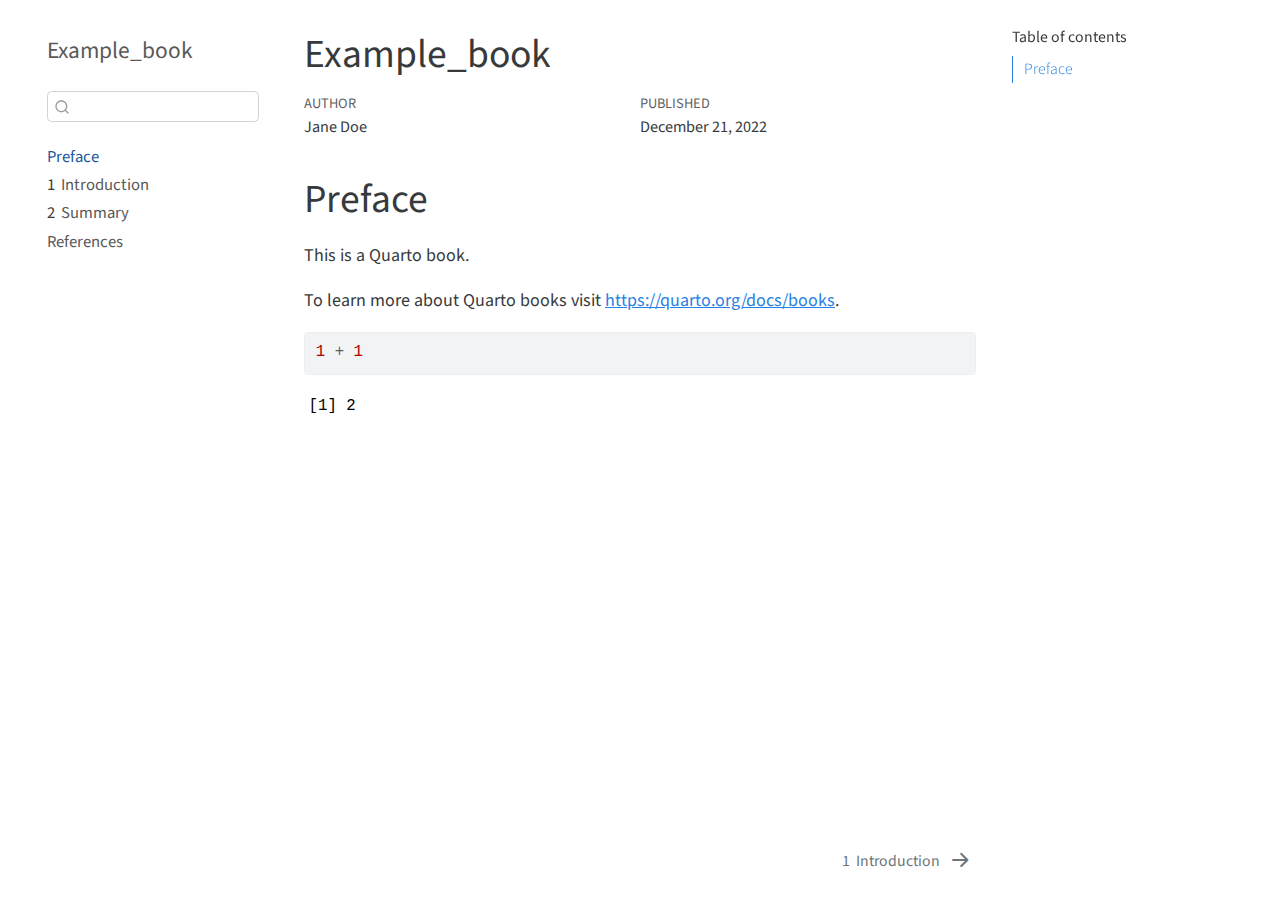
<file: index.html>
<!DOCTYPE html>
<html xmlns="http://www.w3.org/1999/xhtml" lang="en" xml:lang="en"><head>

<meta charset="utf-8">
<meta name="generator" content="quarto-1.2.280">

<meta name="viewport" content="width=device-width, initial-scale=1.0, user-scalable=yes">

<meta name="author" content="Jane Doe">
<meta name="dcterms.date" content="2022-12-21">

<title>Example_book</title>
<style>
code{white-space: pre-wrap;}
span.smallcaps{font-variant: small-caps;}
div.columns{display: flex; gap: min(4vw, 1.5em);}
div.column{flex: auto; overflow-x: auto;}
div.hanging-indent{margin-left: 1.5em; text-indent: -1.5em;}
ul.task-list{list-style: none;}
ul.task-list li input[type="checkbox"] {
  width: 0.8em;
  margin: 0 0.8em 0.2em -1.6em;
  vertical-align: middle;
}
pre > code.sourceCode { white-space: pre; position: relative; }
pre > code.sourceCode > span { display: inline-block; line-height: 1.25; }
pre > code.sourceCode > span:empty { height: 1.2em; }
.sourceCode { overflow: visible; }
code.sourceCode > span { color: inherit; text-decoration: inherit; }
div.sourceCode { margin: 1em 0; }
pre.sourceCode { margin: 0; }
@media screen {
div.sourceCode { overflow: auto; }
}
@media print {
pre > code.sourceCode { white-space: pre-wrap; }
pre > code.sourceCode > span { text-indent: -5em; padding-left: 5em; }
}
pre.numberSource code
  { counter-reset: source-line 0; }
pre.numberSource code > span
  { position: relative; left: -4em; counter-increment: source-line; }
pre.numberSource code > span > a:first-child::before
  { content: counter(source-line);
    position: relative; left: -1em; text-align: right; vertical-align: baseline;
    border: none; display: inline-block;
    -webkit-touch-callout: none; -webkit-user-select: none;
    -khtml-user-select: none; -moz-user-select: none;
    -ms-user-select: none; user-select: none;
    padding: 0 4px; width: 4em;
    color: #aaaaaa;
  }
pre.numberSource { margin-left: 3em; border-left: 1px solid #aaaaaa;  padding-left: 4px; }
div.sourceCode
  {   }
@media screen {
pre > code.sourceCode > span > a:first-child::before { text-decoration: underline; }
}
code span.al { color: #ff0000; font-weight: bold; } /* Alert */
code span.an { color: #60a0b0; font-weight: bold; font-style: italic; } /* Annotation */
code span.at { color: #7d9029; } /* Attribute */
code span.bn { color: #40a070; } /* BaseN */
code span.bu { color: #008000; } /* BuiltIn */
code span.cf { color: #007020; font-weight: bold; } /* ControlFlow */
code span.ch { color: #4070a0; } /* Char */
code span.cn { color: #880000; } /* Constant */
code span.co { color: #60a0b0; font-style: italic; } /* Comment */
code span.cv { color: #60a0b0; font-weight: bold; font-style: italic; } /* CommentVar */
code span.do { color: #ba2121; font-style: italic; } /* Documentation */
code span.dt { color: #902000; } /* DataType */
code span.dv { color: #40a070; } /* DecVal */
code span.er { color: #ff0000; font-weight: bold; } /* Error */
code span.ex { } /* Extension */
code span.fl { color: #40a070; } /* Float */
code span.fu { color: #06287e; } /* Function */
code span.im { color: #008000; font-weight: bold; } /* Import */
code span.in { color: #60a0b0; font-weight: bold; font-style: italic; } /* Information */
code span.kw { color: #007020; font-weight: bold; } /* Keyword */
code span.op { color: #666666; } /* Operator */
code span.ot { color: #007020; } /* Other */
code span.pp { color: #bc7a00; } /* Preprocessor */
code span.sc { color: #4070a0; } /* SpecialChar */
code span.ss { color: #bb6688; } /* SpecialString */
code span.st { color: #4070a0; } /* String */
code span.va { color: #19177c; } /* Variable */
code span.vs { color: #4070a0; } /* VerbatimString */
code span.wa { color: #60a0b0; font-weight: bold; font-style: italic; } /* Warning */
</style>


<script src="site_libs/quarto-nav/quarto-nav.js"></script>
<script src="site_libs/quarto-nav/headroom.min.js"></script>
<script src="site_libs/clipboard/clipboard.min.js"></script>
<script src="site_libs/quarto-search/autocomplete.umd.js"></script>
<script src="site_libs/quarto-search/fuse.min.js"></script>
<script src="site_libs/quarto-search/quarto-search.js"></script>
<meta name="quarto:offset" content="./">
<link href="./intro.html" rel="next">
<script src="site_libs/quarto-html/quarto.js"></script>
<script src="site_libs/quarto-html/popper.min.js"></script>
<script src="site_libs/quarto-html/tippy.umd.min.js"></script>
<script src="site_libs/quarto-html/anchor.min.js"></script>
<link href="site_libs/quarto-html/tippy.css" rel="stylesheet">
<link href="site_libs/quarto-html/quarto-syntax-highlighting.css" rel="stylesheet" id="quarto-text-highlighting-styles">
<script src="site_libs/bootstrap/bootstrap.min.js"></script>
<link href="site_libs/bootstrap/bootstrap-icons.css" rel="stylesheet">
<link href="site_libs/bootstrap/bootstrap.min.css" rel="stylesheet" id="quarto-bootstrap" data-mode="light">
<script id="quarto-search-options" type="application/json">{
  "location": "sidebar",
  "copy-button": false,
  "collapse-after": 3,
  "panel-placement": "start",
  "type": "textbox",
  "limit": 20,
  "language": {
    "search-no-results-text": "No results",
    "search-matching-documents-text": "matching documents",
    "search-copy-link-title": "Copy link to search",
    "search-hide-matches-text": "Hide additional matches",
    "search-more-match-text": "more match in this document",
    "search-more-matches-text": "more matches in this document",
    "search-clear-button-title": "Clear",
    "search-detached-cancel-button-title": "Cancel",
    "search-submit-button-title": "Submit"
  }
}</script>


</head>

<body class="nav-sidebar floating">

<div id="quarto-search-results"></div>
  <header id="quarto-header" class="headroom fixed-top">
  <nav class="quarto-secondary-nav" data-bs-toggle="collapse" data-bs-target="#quarto-sidebar" aria-controls="quarto-sidebar" aria-expanded="false" aria-label="Toggle sidebar navigation" onclick="if (window.quartoToggleHeadroom) { window.quartoToggleHeadroom(); }">
    <div class="container-fluid d-flex justify-content-between">
      <h1 class="quarto-secondary-nav-title">Example_book</h1>
      <button type="button" class="quarto-btn-toggle btn" aria-label="Show secondary navigation">
        <i class="bi bi-chevron-right"></i>
      </button>
    </div>
  </nav>
</header>
<!-- content -->
<div id="quarto-content" class="quarto-container page-columns page-rows-contents page-layout-article">
<!-- sidebar -->
  <nav id="quarto-sidebar" class="sidebar collapse sidebar-navigation floating overflow-auto">
    <div class="pt-lg-2 mt-2 text-left sidebar-header">
    <div class="sidebar-title mb-0 py-0">
      <a href="./">Example_book</a> 
    </div>
      </div>
      <div class="mt-2 flex-shrink-0 align-items-center">
        <div class="sidebar-search">
        <div id="quarto-search" class="" title="Search"></div>
        </div>
      </div>
    <div class="sidebar-menu-container"> 
    <ul class="list-unstyled mt-1">
        <li class="sidebar-item">
  <div class="sidebar-item-container"> 
  <a href="./index.html" class="sidebar-item-text sidebar-link active">Preface</a>
  </div>
</li>
        <li class="sidebar-item">
  <div class="sidebar-item-container"> 
  <a href="./intro.html" class="sidebar-item-text sidebar-link"><span class="chapter-number">1</span>&nbsp; <span class="chapter-title">Introduction</span></a>
  </div>
</li>
        <li class="sidebar-item">
  <div class="sidebar-item-container"> 
  <a href="./summary.html" class="sidebar-item-text sidebar-link"><span class="chapter-number">2</span>&nbsp; <span class="chapter-title">Summary</span></a>
  </div>
</li>
        <li class="sidebar-item">
  <div class="sidebar-item-container"> 
  <a href="./references.html" class="sidebar-item-text sidebar-link">References</a>
  </div>
</li>
    </ul>
    </div>
</nav>
<!-- margin-sidebar -->
    <div id="quarto-margin-sidebar" class="sidebar margin-sidebar">
        <nav id="TOC" role="doc-toc" class="toc-active">
    <h2 id="toc-title">Table of contents</h2>
   
  <ul>
  <li><a href="#preface" id="toc-preface" class="nav-link active" data-scroll-target="#preface">Preface</a></li>
  </ul>
</nav>
    </div>
<!-- main -->
<main class="content" id="quarto-document-content">

<header id="title-block-header" class="quarto-title-block default">
<div class="quarto-title">
<h1 class="title d-none d-lg-block">Example_book</h1>
</div>



<div class="quarto-title-meta">

    <div>
    <div class="quarto-title-meta-heading">Author</div>
    <div class="quarto-title-meta-contents">
             <p>Jane Doe </p>
          </div>
  </div>
    
    <div>
    <div class="quarto-title-meta-heading">Published</div>
    <div class="quarto-title-meta-contents">
      <p class="date">December 21, 2022</p>
    </div>
  </div>
  
    
  </div>
  

</header>

<section id="preface" class="level1 unnumbered">
<h1 class="unnumbered">Preface</h1>
<p>This is a Quarto book.</p>
<p>To learn more about Quarto books visit <a href="https://quarto.org/docs/books" class="uri">https://quarto.org/docs/books</a>.</p>
<div class="cell">
<div class="sourceCode cell-code" id="cb1"><pre class="sourceCode r code-with-copy"><code class="sourceCode r"><span id="cb1-1"><a href="#cb1-1" aria-hidden="true" tabindex="-1"></a><span class="dv">1</span> <span class="sc">+</span> <span class="dv">1</span></span></code><button title="Copy to Clipboard" class="code-copy-button"><i class="bi"></i></button></pre></div>
<div class="cell-output cell-output-stdout">
<pre><code>[1] 2</code></pre>
</div>
</div>


</section>

</main> <!-- /main -->
<script id="quarto-html-after-body" type="application/javascript">
window.document.addEventListener("DOMContentLoaded", function (event) {
  const toggleBodyColorMode = (bsSheetEl) => {
    const mode = bsSheetEl.getAttribute("data-mode");
    const bodyEl = window.document.querySelector("body");
    if (mode === "dark") {
      bodyEl.classList.add("quarto-dark");
      bodyEl.classList.remove("quarto-light");
    } else {
      bodyEl.classList.add("quarto-light");
      bodyEl.classList.remove("quarto-dark");
    }
  }
  const toggleBodyColorPrimary = () => {
    const bsSheetEl = window.document.querySelector("link#quarto-bootstrap");
    if (bsSheetEl) {
      toggleBodyColorMode(bsSheetEl);
    }
  }
  toggleBodyColorPrimary();  
  const icon = "";
  const anchorJS = new window.AnchorJS();
  anchorJS.options = {
    placement: 'right',
    icon: icon
  };
  anchorJS.add('.anchored');
  const clipboard = new window.ClipboardJS('.code-copy-button', {
    target: function(trigger) {
      return trigger.previousElementSibling;
    }
  });
  clipboard.on('success', function(e) {
    // button target
    const button = e.trigger;
    // don't keep focus
    button.blur();
    // flash "checked"
    button.classList.add('code-copy-button-checked');
    var currentTitle = button.getAttribute("title");
    button.setAttribute("title", "Copied!");
    let tooltip;
    if (window.bootstrap) {
      button.setAttribute("data-bs-toggle", "tooltip");
      button.setAttribute("data-bs-placement", "left");
      button.setAttribute("data-bs-title", "Copied!");
      tooltip = new bootstrap.Tooltip(button, 
        { trigger: "manual", 
          customClass: "code-copy-button-tooltip",
          offset: [0, -8]});
      tooltip.show();    
    }
    setTimeout(function() {
      if (tooltip) {
        tooltip.hide();
        button.removeAttribute("data-bs-title");
        button.removeAttribute("data-bs-toggle");
        button.removeAttribute("data-bs-placement");
      }
      button.setAttribute("title", currentTitle);
      button.classList.remove('code-copy-button-checked');
    }, 1000);
    // clear code selection
    e.clearSelection();
  });
  function tippyHover(el, contentFn) {
    const config = {
      allowHTML: true,
      content: contentFn,
      maxWidth: 500,
      delay: 100,
      arrow: false,
      appendTo: function(el) {
          return el.parentElement;
      },
      interactive: true,
      interactiveBorder: 10,
      theme: 'quarto',
      placement: 'bottom-start'
    };
    window.tippy(el, config); 
  }
  const noterefs = window.document.querySelectorAll('a[role="doc-noteref"]');
  for (var i=0; i<noterefs.length; i++) {
    const ref = noterefs[i];
    tippyHover(ref, function() {
      // use id or data attribute instead here
      let href = ref.getAttribute('data-footnote-href') || ref.getAttribute('href');
      try { href = new URL(href).hash; } catch {}
      const id = href.replace(/^#\/?/, "");
      const note = window.document.getElementById(id);
      return note.innerHTML;
    });
  }
  const findCites = (el) => {
    const parentEl = el.parentElement;
    if (parentEl) {
      const cites = parentEl.dataset.cites;
      if (cites) {
        return {
          el,
          cites: cites.split(' ')
        };
      } else {
        return findCites(el.parentElement)
      }
    } else {
      return undefined;
    }
  };
  var bibliorefs = window.document.querySelectorAll('a[role="doc-biblioref"]');
  for (var i=0; i<bibliorefs.length; i++) {
    const ref = bibliorefs[i];
    const citeInfo = findCites(ref);
    if (citeInfo) {
      tippyHover(citeInfo.el, function() {
        var popup = window.document.createElement('div');
        citeInfo.cites.forEach(function(cite) {
          var citeDiv = window.document.createElement('div');
          citeDiv.classList.add('hanging-indent');
          citeDiv.classList.add('csl-entry');
          var biblioDiv = window.document.getElementById('ref-' + cite);
          if (biblioDiv) {
            citeDiv.innerHTML = biblioDiv.innerHTML;
          }
          popup.appendChild(citeDiv);
        });
        return popup.innerHTML;
      });
    }
  }
});
</script>
<nav class="page-navigation">
  <div class="nav-page nav-page-previous">
  </div>
  <div class="nav-page nav-page-next">
      <a href="./intro.html" class="pagination-link">
        <span class="nav-page-text"><span class="chapter-number">1</span>&nbsp; <span class="chapter-title">Introduction</span></span> <i class="bi bi-arrow-right-short"></i>
      </a>
  </div>
</nav>
</div> <!-- /content -->



</body></html>
</file>
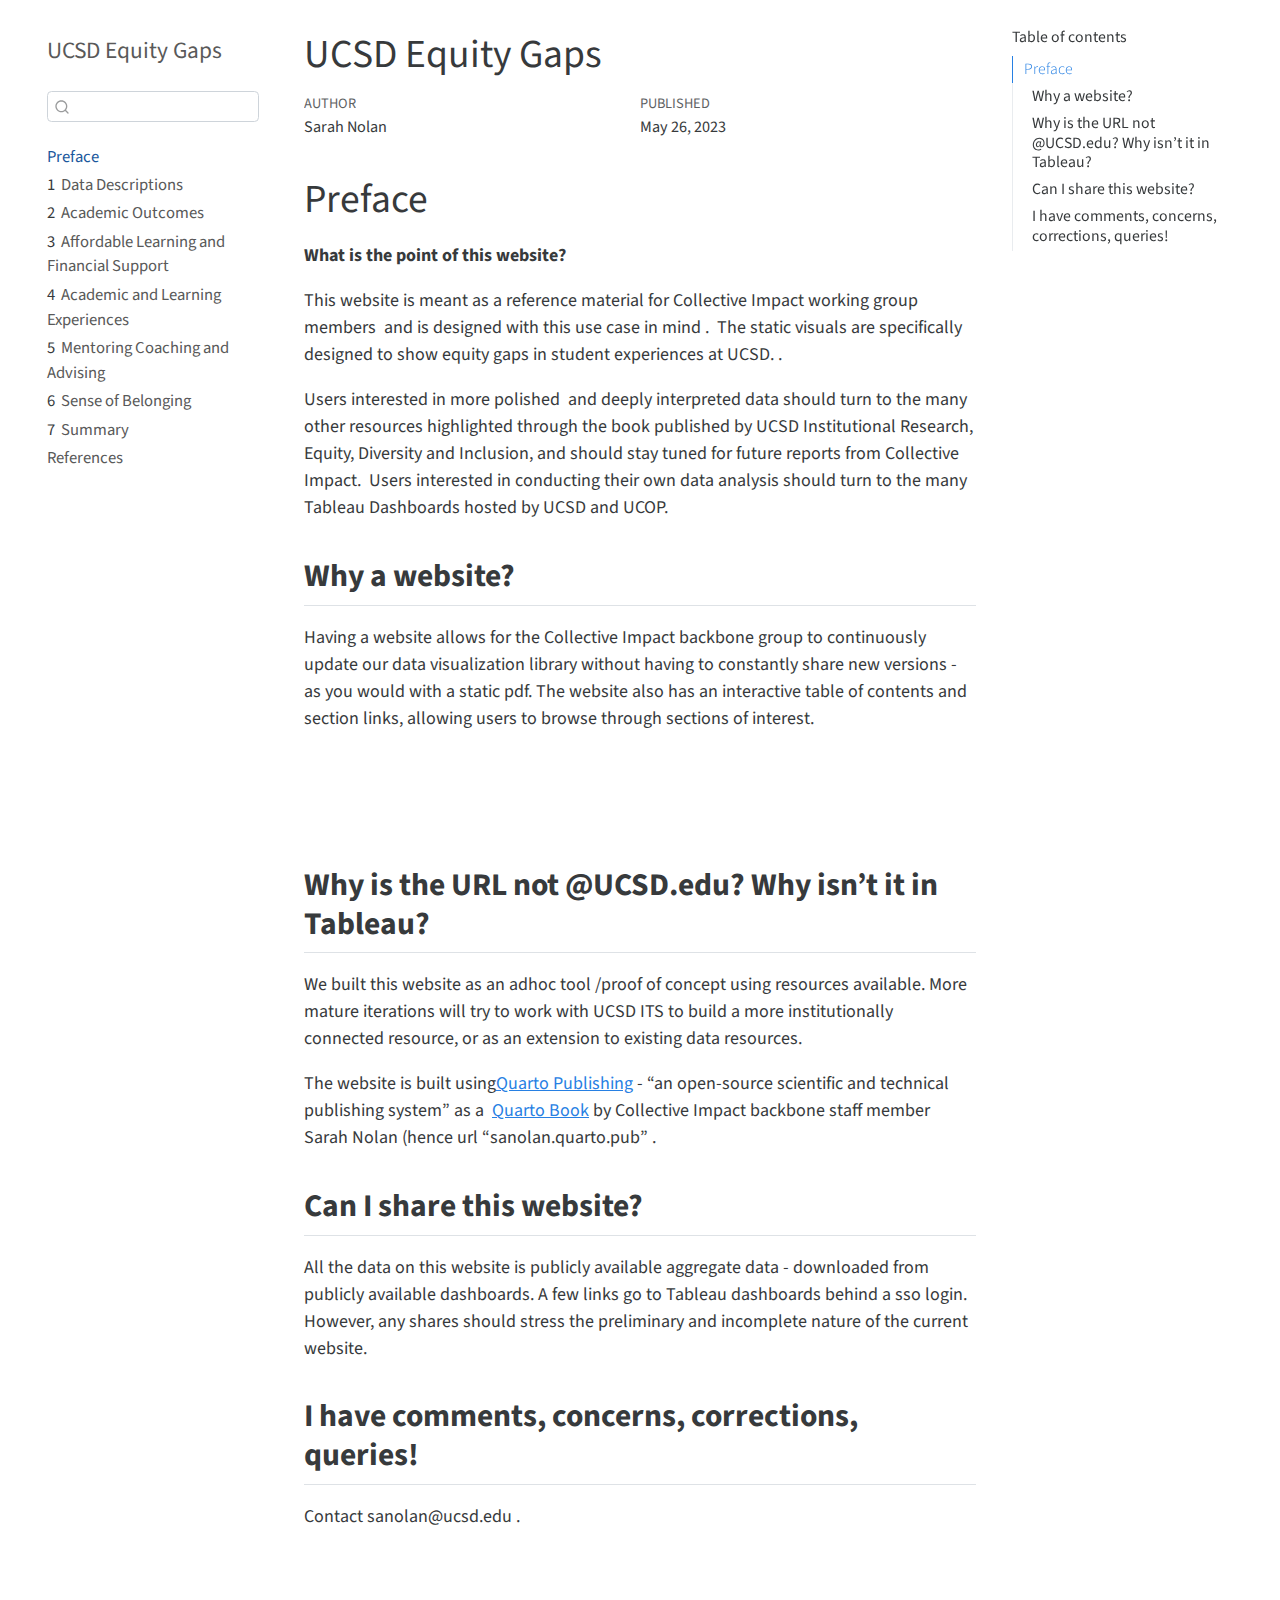
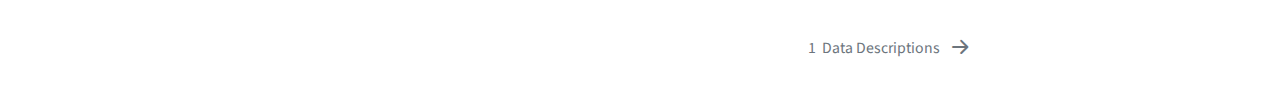
<file: _book/index.html>
<!DOCTYPE html>
<html xmlns="http://www.w3.org/1999/xhtml" lang="en" xml:lang="en"><head>

<meta charset="utf-8">
<meta name="generator" content="quarto-1.2.280">

<meta name="viewport" content="width=device-width, initial-scale=1.0, user-scalable=yes">

<meta name="author" content="Sarah Nolan">
<meta name="dcterms.date" content="2023-05-26">

<title>UCSD Equity Gaps</title>
<style>
code{white-space: pre-wrap;}
span.smallcaps{font-variant: small-caps;}
div.columns{display: flex; gap: min(4vw, 1.5em);}
div.column{flex: auto; overflow-x: auto;}
div.hanging-indent{margin-left: 1.5em; text-indent: -1.5em;}
ul.task-list{list-style: none;}
ul.task-list li input[type="checkbox"] {
  width: 0.8em;
  margin: 0 0.8em 0.2em -1.6em;
  vertical-align: middle;
}
</style>


<script src="site_libs/quarto-nav/quarto-nav.js"></script>
<script src="site_libs/quarto-nav/headroom.min.js"></script>
<script src="site_libs/clipboard/clipboard.min.js"></script>
<script src="site_libs/quarto-search/autocomplete.umd.js"></script>
<script src="site_libs/quarto-search/fuse.min.js"></script>
<script src="site_libs/quarto-search/quarto-search.js"></script>
<meta name="quarto:offset" content="./">
<link href="./intro.html" rel="next">
<script src="site_libs/quarto-html/quarto.js"></script>
<script src="site_libs/quarto-html/popper.min.js"></script>
<script src="site_libs/quarto-html/tippy.umd.min.js"></script>
<script src="site_libs/quarto-html/anchor.min.js"></script>
<link href="site_libs/quarto-html/tippy.css" rel="stylesheet">
<link href="site_libs/quarto-html/quarto-syntax-highlighting.css" rel="stylesheet" id="quarto-text-highlighting-styles">
<script src="site_libs/bootstrap/bootstrap.min.js"></script>
<link href="site_libs/bootstrap/bootstrap-icons.css" rel="stylesheet">
<link href="site_libs/bootstrap/bootstrap.min.css" rel="stylesheet" id="quarto-bootstrap" data-mode="light">
<script id="quarto-search-options" type="application/json">{
  "location": "sidebar",
  "copy-button": false,
  "collapse-after": 3,
  "panel-placement": "start",
  "type": "textbox",
  "limit": 20,
  "language": {
    "search-no-results-text": "No results",
    "search-matching-documents-text": "matching documents",
    "search-copy-link-title": "Copy link to search",
    "search-hide-matches-text": "Hide additional matches",
    "search-more-match-text": "more match in this document",
    "search-more-matches-text": "more matches in this document",
    "search-clear-button-title": "Clear",
    "search-detached-cancel-button-title": "Cancel",
    "search-submit-button-title": "Submit"
  }
}</script>


</head>

<body class="nav-sidebar floating">

<div id="quarto-search-results"></div>
  <header id="quarto-header" class="headroom fixed-top">
  <nav class="quarto-secondary-nav" data-bs-toggle="collapse" data-bs-target="#quarto-sidebar" aria-controls="quarto-sidebar" aria-expanded="false" aria-label="Toggle sidebar navigation" onclick="if (window.quartoToggleHeadroom) { window.quartoToggleHeadroom(); }">
    <div class="container-fluid d-flex justify-content-between">
      <h1 class="quarto-secondary-nav-title">UCSD Equity Gaps</h1>
      <button type="button" class="quarto-btn-toggle btn" aria-label="Show secondary navigation">
        <i class="bi bi-chevron-right"></i>
      </button>
    </div>
  </nav>
</header>
<!-- content -->
<div id="quarto-content" class="quarto-container page-columns page-rows-contents page-layout-article">
<!-- sidebar -->
  <nav id="quarto-sidebar" class="sidebar collapse sidebar-navigation floating overflow-auto">
    <div class="pt-lg-2 mt-2 text-left sidebar-header">
    <div class="sidebar-title mb-0 py-0">
      <a href="./">UCSD Equity Gaps</a> 
    </div>
      </div>
      <div class="mt-2 flex-shrink-0 align-items-center">
        <div class="sidebar-search">
        <div id="quarto-search" class="" title="Search"></div>
        </div>
      </div>
    <div class="sidebar-menu-container"> 
    <ul class="list-unstyled mt-1">
        <li class="sidebar-item">
  <div class="sidebar-item-container"> 
  <a href="./index.html" class="sidebar-item-text sidebar-link active">Preface</a>
  </div>
</li>
        <li class="sidebar-item">
  <div class="sidebar-item-container"> 
  <a href="./intro.html" class="sidebar-item-text sidebar-link"><span class="chapter-number">1</span>&nbsp; <span class="chapter-title">Data Descriptions</span></a>
  </div>
</li>
        <li class="sidebar-item">
  <div class="sidebar-item-container"> 
  <a href="./C1_Academic_Outcomes.html" class="sidebar-item-text sidebar-link"><span class="chapter-number">2</span>&nbsp; <span class="chapter-title">Academic Outcomes</span></a>
  </div>
</li>
        <li class="sidebar-item">
  <div class="sidebar-item-container"> 
  <a href="./C2_Affordable_Learning.html" class="sidebar-item-text sidebar-link"><span class="chapter-number">3</span>&nbsp; <span class="chapter-title">Affordable Learning and Financial Support</span></a>
  </div>
</li>
        <li class="sidebar-item">
  <div class="sidebar-item-container"> 
  <a href="./C3_Academic_Experiences.html" class="sidebar-item-text sidebar-link"><span class="chapter-number">4</span>&nbsp; <span class="chapter-title">Academic and Learning Experiences</span></a>
  </div>
</li>
        <li class="sidebar-item">
  <div class="sidebar-item-container"> 
  <a href="./C4_Mentoring_Coaching_and_Advising.html" class="sidebar-item-text sidebar-link"><span class="chapter-number">5</span>&nbsp; <span class="chapter-title">Mentoring Coaching and Advising</span></a>
  </div>
</li>
        <li class="sidebar-item">
  <div class="sidebar-item-container"> 
  <a href="./C5_Sense.html" class="sidebar-item-text sidebar-link"><span class="chapter-number">6</span>&nbsp; <span class="chapter-title">Sense of Belonging</span></a>
  </div>
</li>
        <li class="sidebar-item">
  <div class="sidebar-item-container"> 
  <a href="./summary.html" class="sidebar-item-text sidebar-link"><span class="chapter-number">7</span>&nbsp; <span class="chapter-title">Summary</span></a>
  </div>
</li>
        <li class="sidebar-item">
  <div class="sidebar-item-container"> 
  <a href="./references.html" class="sidebar-item-text sidebar-link">References</a>
  </div>
</li>
    </ul>
    </div>
</nav>
<!-- margin-sidebar -->
    <div id="quarto-margin-sidebar" class="sidebar margin-sidebar">
        <nav id="TOC" role="doc-toc" class="toc-active">
    <h2 id="toc-title">Table of contents</h2>
   
  <ul>
  <li><a href="#preface" id="toc-preface" class="nav-link active" data-scroll-target="#preface">Preface</a>
  <ul class="collapse">
  <li><a href="#why-a-website" id="toc-why-a-website" class="nav-link" data-scroll-target="#why-a-website"><strong>Why a website?</strong></a></li>
  <li><a href="#why-is-the-url-not-ucsd.edu-why-isnt-it-in-tableau" id="toc-why-is-the-url-not-ucsd.edu-why-isnt-it-in-tableau" class="nav-link" data-scroll-target="#why-is-the-url-not-ucsd.edu-why-isnt-it-in-tableau"><strong>Why is the URL not @UCSD.edu? Why isn’t it in Tableau?</strong></a></li>
  <li><a href="#can-i-share-this-website" id="toc-can-i-share-this-website" class="nav-link" data-scroll-target="#can-i-share-this-website"><strong>Can I share this website?</strong></a></li>
  <li><a href="#i-have-comments-concerns-corrections-queries" id="toc-i-have-comments-concerns-corrections-queries" class="nav-link" data-scroll-target="#i-have-comments-concerns-corrections-queries"><strong>I have comments, concerns, corrections, queries!</strong></a></li>
  </ul></li>
  </ul>
</nav>
    </div>
<!-- main -->
<main class="content" id="quarto-document-content">

<header id="title-block-header" class="quarto-title-block default">
<div class="quarto-title">
<h1 class="title d-none d-lg-block">UCSD Equity Gaps</h1>
</div>



<div class="quarto-title-meta">

    <div>
    <div class="quarto-title-meta-heading">Author</div>
    <div class="quarto-title-meta-contents">
             <p>Sarah Nolan </p>
          </div>
  </div>
    
    <div>
    <div class="quarto-title-meta-heading">Published</div>
    <div class="quarto-title-meta-contents">
      <p class="date">May 26, 2023</p>
    </div>
  </div>
  
    
  </div>
  

</header>

<section id="preface" class="level1 unnumbered">
<h1 class="unnumbered">Preface</h1>
<p><strong>What is the point of this website?</strong></p>
<p>This website is meant as a reference material for Collective Impact working group members&nbsp; and is designed with this use case in mind .&nbsp; The static visuals are specifically designed to show equity gaps in student experiences at UCSD. .&nbsp;</p>
<p>Users interested in more polished&nbsp; and deeply interpreted data should turn to the many other resources highlighted through the book published by UCSD Institutional Research, Equity, Diversity and Inclusion, and should stay tuned for future reports from Collective Impact.&nbsp; Users interested in conducting their own data analysis should turn to the many Tableau Dashboards hosted by UCSD and UCOP.&nbsp;</p>
<section id="why-a-website" class="level2">
<h2 class="anchored" data-anchor-id="why-a-website"><strong>Why a website?</strong></h2>
<p>Having a website allows for the Collective Impact backbone group to continuously update our data visualization library without having to constantly share new versions - as you would with a static pdf. The website also has an interactive table of contents and section links, allowing users to browse through sections of interest.</p>
<p><br>
<br>
<br>
</p>
</section>
<section id="why-is-the-url-not-ucsd.edu-why-isnt-it-in-tableau" class="level2">
<h2 class="anchored" data-anchor-id="why-is-the-url-not-ucsd.edu-why-isnt-it-in-tableau"><strong>Why is the URL not @UCSD.edu? Why isn’t it in Tableau?</strong></h2>
<p>We built this website as an adhoc tool /proof of concept using resources available. More mature iterations will try to work with UCSD ITS to build a more institutionally connected resource, or as an extension to existing data resources.</p>
<p>The website is built using<a href="https://quarto.org/">Quarto Publishing</a> - “an open-source scientific and technical publishing system” as a&nbsp; <a href="https://quarto.org/docs/books/">Quarto Book</a> by Collective Impact backbone staff member Sarah Nolan (hence url “sanolan.quarto.pub” .&nbsp;&nbsp;</p>
</section>
<section id="can-i-share-this-website" class="level2">
<h2 class="anchored" data-anchor-id="can-i-share-this-website"><strong>Can I share this website?</strong></h2>
<p>All the data on this website is publicly available aggregate data - downloaded from publicly available dashboards. A few links go to Tableau dashboards behind a sso login.&nbsp; However, any shares should stress the preliminary and incomplete nature of the current website.&nbsp;</p>
</section>
<section id="i-have-comments-concerns-corrections-queries" class="level2">
<h2 class="anchored" data-anchor-id="i-have-comments-concerns-corrections-queries"><strong>I have comments, concerns, corrections, queries!</strong></h2>
<p>Contact sanolan@ucsd.edu .&nbsp;</p>
<p><br>
</p>


</section>
</section>

</main> <!-- /main -->
<script id="quarto-html-after-body" type="application/javascript">
window.document.addEventListener("DOMContentLoaded", function (event) {
  const toggleBodyColorMode = (bsSheetEl) => {
    const mode = bsSheetEl.getAttribute("data-mode");
    const bodyEl = window.document.querySelector("body");
    if (mode === "dark") {
      bodyEl.classList.add("quarto-dark");
      bodyEl.classList.remove("quarto-light");
    } else {
      bodyEl.classList.add("quarto-light");
      bodyEl.classList.remove("quarto-dark");
    }
  }
  const toggleBodyColorPrimary = () => {
    const bsSheetEl = window.document.querySelector("link#quarto-bootstrap");
    if (bsSheetEl) {
      toggleBodyColorMode(bsSheetEl);
    }
  }
  toggleBodyColorPrimary();  
  const icon = "";
  const anchorJS = new window.AnchorJS();
  anchorJS.options = {
    placement: 'right',
    icon: icon
  };
  anchorJS.add('.anchored');
  const clipboard = new window.ClipboardJS('.code-copy-button', {
    target: function(trigger) {
      return trigger.previousElementSibling;
    }
  });
  clipboard.on('success', function(e) {
    // button target
    const button = e.trigger;
    // don't keep focus
    button.blur();
    // flash "checked"
    button.classList.add('code-copy-button-checked');
    var currentTitle = button.getAttribute("title");
    button.setAttribute("title", "Copied!");
    let tooltip;
    if (window.bootstrap) {
      button.setAttribute("data-bs-toggle", "tooltip");
      button.setAttribute("data-bs-placement", "left");
      button.setAttribute("data-bs-title", "Copied!");
      tooltip = new bootstrap.Tooltip(button, 
        { trigger: "manual", 
          customClass: "code-copy-button-tooltip",
          offset: [0, -8]});
      tooltip.show();    
    }
    setTimeout(function() {
      if (tooltip) {
        tooltip.hide();
        button.removeAttribute("data-bs-title");
        button.removeAttribute("data-bs-toggle");
        button.removeAttribute("data-bs-placement");
      }
      button.setAttribute("title", currentTitle);
      button.classList.remove('code-copy-button-checked');
    }, 1000);
    // clear code selection
    e.clearSelection();
  });
  function tippyHover(el, contentFn) {
    const config = {
      allowHTML: true,
      content: contentFn,
      maxWidth: 500,
      delay: 100,
      arrow: false,
      appendTo: function(el) {
          return el.parentElement;
      },
      interactive: true,
      interactiveBorder: 10,
      theme: 'quarto',
      placement: 'bottom-start'
    };
    window.tippy(el, config); 
  }
  const noterefs = window.document.querySelectorAll('a[role="doc-noteref"]');
  for (var i=0; i<noterefs.length; i++) {
    const ref = noterefs[i];
    tippyHover(ref, function() {
      // use id or data attribute instead here
      let href = ref.getAttribute('data-footnote-href') || ref.getAttribute('href');
      try { href = new URL(href).hash; } catch {}
      const id = href.replace(/^#\/?/, "");
      const note = window.document.getElementById(id);
      return note.innerHTML;
    });
  }
  const findCites = (el) => {
    const parentEl = el.parentElement;
    if (parentEl) {
      const cites = parentEl.dataset.cites;
      if (cites) {
        return {
          el,
          cites: cites.split(' ')
        };
      } else {
        return findCites(el.parentElement)
      }
    } else {
      return undefined;
    }
  };
  var bibliorefs = window.document.querySelectorAll('a[role="doc-biblioref"]');
  for (var i=0; i<bibliorefs.length; i++) {
    const ref = bibliorefs[i];
    const citeInfo = findCites(ref);
    if (citeInfo) {
      tippyHover(citeInfo.el, function() {
        var popup = window.document.createElement('div');
        citeInfo.cites.forEach(function(cite) {
          var citeDiv = window.document.createElement('div');
          citeDiv.classList.add('hanging-indent');
          citeDiv.classList.add('csl-entry');
          var biblioDiv = window.document.getElementById('ref-' + cite);
          if (biblioDiv) {
            citeDiv.innerHTML = biblioDiv.innerHTML;
          }
          popup.appendChild(citeDiv);
        });
        return popup.innerHTML;
      });
    }
  }
});
</script>
<nav class="page-navigation">
  <div class="nav-page nav-page-previous">
  </div>
  <div class="nav-page nav-page-next">
      <a href="./intro.html" class="pagination-link">
        <span class="nav-page-text"><span class="chapter-number">1</span>&nbsp; <span class="chapter-title">Data Descriptions</span></span> <i class="bi bi-arrow-right-short"></i>
      </a>
  </div>
</nav>
</div> <!-- /content -->



</body></html>
</file>
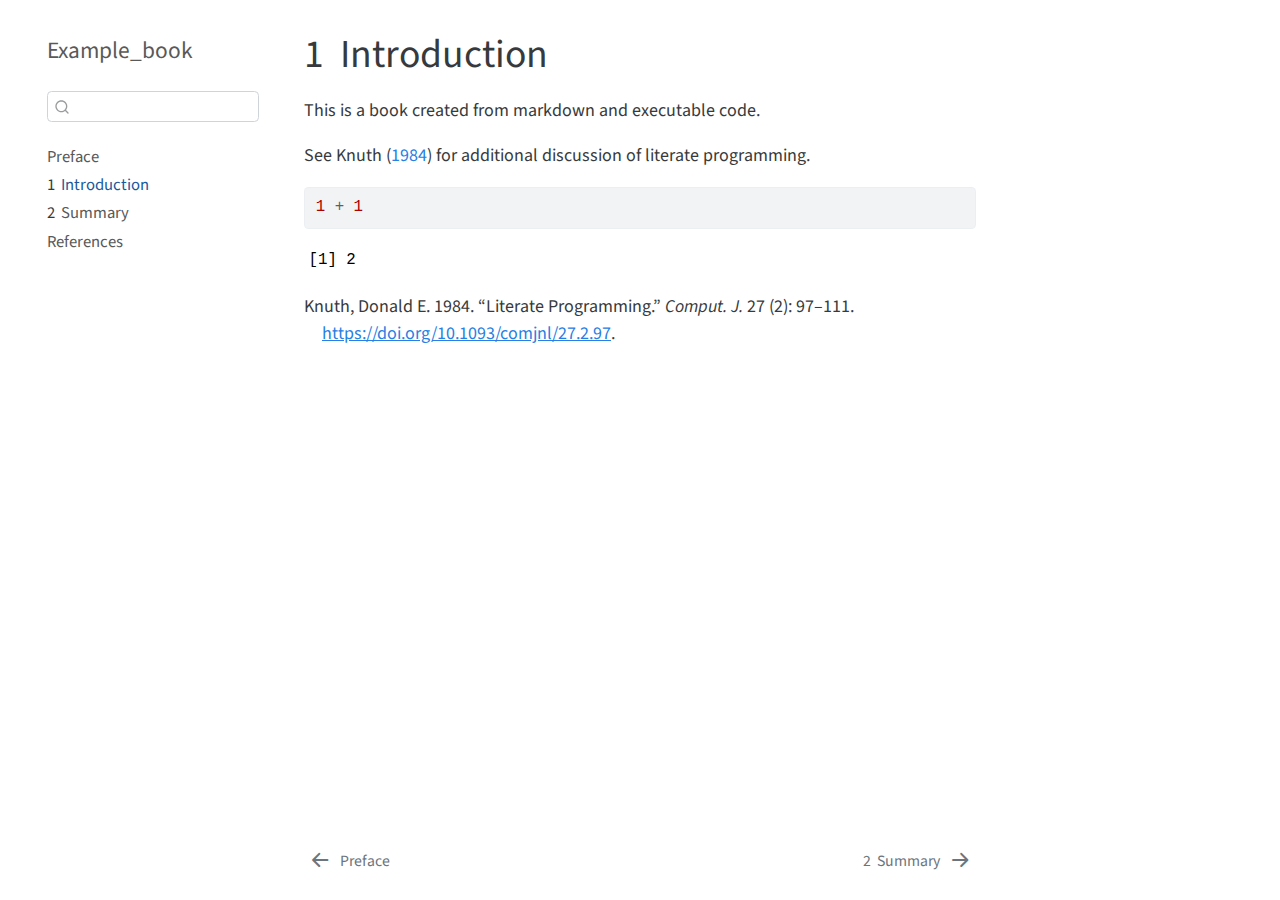
<file: intro.html>
<!DOCTYPE html>
<html xmlns="http://www.w3.org/1999/xhtml" lang="en" xml:lang="en"><head>

<meta charset="utf-8">
<meta name="generator" content="quarto-1.2.280">

<meta name="viewport" content="width=device-width, initial-scale=1.0, user-scalable=yes">


<title>Example_book - 1&nbsp; Introduction</title>
<style>
code{white-space: pre-wrap;}
span.smallcaps{font-variant: small-caps;}
div.columns{display: flex; gap: min(4vw, 1.5em);}
div.column{flex: auto; overflow-x: auto;}
div.hanging-indent{margin-left: 1.5em; text-indent: -1.5em;}
ul.task-list{list-style: none;}
ul.task-list li input[type="checkbox"] {
  width: 0.8em;
  margin: 0 0.8em 0.2em -1.6em;
  vertical-align: middle;
}
pre > code.sourceCode { white-space: pre; position: relative; }
pre > code.sourceCode > span { display: inline-block; line-height: 1.25; }
pre > code.sourceCode > span:empty { height: 1.2em; }
.sourceCode { overflow: visible; }
code.sourceCode > span { color: inherit; text-decoration: inherit; }
div.sourceCode { margin: 1em 0; }
pre.sourceCode { margin: 0; }
@media screen {
div.sourceCode { overflow: auto; }
}
@media print {
pre > code.sourceCode { white-space: pre-wrap; }
pre > code.sourceCode > span { text-indent: -5em; padding-left: 5em; }
}
pre.numberSource code
  { counter-reset: source-line 0; }
pre.numberSource code > span
  { position: relative; left: -4em; counter-increment: source-line; }
pre.numberSource code > span > a:first-child::before
  { content: counter(source-line);
    position: relative; left: -1em; text-align: right; vertical-align: baseline;
    border: none; display: inline-block;
    -webkit-touch-callout: none; -webkit-user-select: none;
    -khtml-user-select: none; -moz-user-select: none;
    -ms-user-select: none; user-select: none;
    padding: 0 4px; width: 4em;
    color: #aaaaaa;
  }
pre.numberSource { margin-left: 3em; border-left: 1px solid #aaaaaa;  padding-left: 4px; }
div.sourceCode
  {   }
@media screen {
pre > code.sourceCode > span > a:first-child::before { text-decoration: underline; }
}
code span.al { color: #ff0000; font-weight: bold; } /* Alert */
code span.an { color: #60a0b0; font-weight: bold; font-style: italic; } /* Annotation */
code span.at { color: #7d9029; } /* Attribute */
code span.bn { color: #40a070; } /* BaseN */
code span.bu { color: #008000; } /* BuiltIn */
code span.cf { color: #007020; font-weight: bold; } /* ControlFlow */
code span.ch { color: #4070a0; } /* Char */
code span.cn { color: #880000; } /* Constant */
code span.co { color: #60a0b0; font-style: italic; } /* Comment */
code span.cv { color: #60a0b0; font-weight: bold; font-style: italic; } /* CommentVar */
code span.do { color: #ba2121; font-style: italic; } /* Documentation */
code span.dt { color: #902000; } /* DataType */
code span.dv { color: #40a070; } /* DecVal */
code span.er { color: #ff0000; font-weight: bold; } /* Error */
code span.ex { } /* Extension */
code span.fl { color: #40a070; } /* Float */
code span.fu { color: #06287e; } /* Function */
code span.im { color: #008000; font-weight: bold; } /* Import */
code span.in { color: #60a0b0; font-weight: bold; font-style: italic; } /* Information */
code span.kw { color: #007020; font-weight: bold; } /* Keyword */
code span.op { color: #666666; } /* Operator */
code span.ot { color: #007020; } /* Other */
code span.pp { color: #bc7a00; } /* Preprocessor */
code span.sc { color: #4070a0; } /* SpecialChar */
code span.ss { color: #bb6688; } /* SpecialString */
code span.st { color: #4070a0; } /* String */
code span.va { color: #19177c; } /* Variable */
code span.vs { color: #4070a0; } /* VerbatimString */
code span.wa { color: #60a0b0; font-weight: bold; font-style: italic; } /* Warning */
div.csl-bib-body { }
div.csl-entry {
  clear: both;
}
.hanging div.csl-entry {
  margin-left:2em;
  text-indent:-2em;
}
div.csl-left-margin {
  min-width:2em;
  float:left;
}
div.csl-right-inline {
  margin-left:2em;
  padding-left:1em;
}
div.csl-indent {
  margin-left: 2em;
}
</style>


<script src="site_libs/quarto-nav/quarto-nav.js"></script>
<script src="site_libs/quarto-nav/headroom.min.js"></script>
<script src="site_libs/clipboard/clipboard.min.js"></script>
<script src="site_libs/quarto-search/autocomplete.umd.js"></script>
<script src="site_libs/quarto-search/fuse.min.js"></script>
<script src="site_libs/quarto-search/quarto-search.js"></script>
<meta name="quarto:offset" content="./">
<link href="./summary.html" rel="next">
<link href="./index.html" rel="prev">
<script src="site_libs/quarto-html/quarto.js"></script>
<script src="site_libs/quarto-html/popper.min.js"></script>
<script src="site_libs/quarto-html/tippy.umd.min.js"></script>
<script src="site_libs/quarto-html/anchor.min.js"></script>
<link href="site_libs/quarto-html/tippy.css" rel="stylesheet">
<link href="site_libs/quarto-html/quarto-syntax-highlighting.css" rel="stylesheet" id="quarto-text-highlighting-styles">
<script src="site_libs/bootstrap/bootstrap.min.js"></script>
<link href="site_libs/bootstrap/bootstrap-icons.css" rel="stylesheet">
<link href="site_libs/bootstrap/bootstrap.min.css" rel="stylesheet" id="quarto-bootstrap" data-mode="light">
<script id="quarto-search-options" type="application/json">{
  "location": "sidebar",
  "copy-button": false,
  "collapse-after": 3,
  "panel-placement": "start",
  "type": "textbox",
  "limit": 20,
  "language": {
    "search-no-results-text": "No results",
    "search-matching-documents-text": "matching documents",
    "search-copy-link-title": "Copy link to search",
    "search-hide-matches-text": "Hide additional matches",
    "search-more-match-text": "more match in this document",
    "search-more-matches-text": "more matches in this document",
    "search-clear-button-title": "Clear",
    "search-detached-cancel-button-title": "Cancel",
    "search-submit-button-title": "Submit"
  }
}</script>


</head>

<body class="nav-sidebar floating">

<div id="quarto-search-results"></div>
  <header id="quarto-header" class="headroom fixed-top">
  <nav class="quarto-secondary-nav" data-bs-toggle="collapse" data-bs-target="#quarto-sidebar" aria-controls="quarto-sidebar" aria-expanded="false" aria-label="Toggle sidebar navigation" onclick="if (window.quartoToggleHeadroom) { window.quartoToggleHeadroom(); }">
    <div class="container-fluid d-flex justify-content-between">
      <h1 class="quarto-secondary-nav-title"><span class="chapter-number">1</span>&nbsp; <span class="chapter-title">Introduction</span></h1>
      <button type="button" class="quarto-btn-toggle btn" aria-label="Show secondary navigation">
        <i class="bi bi-chevron-right"></i>
      </button>
    </div>
  </nav>
</header>
<!-- content -->
<div id="quarto-content" class="quarto-container page-columns page-rows-contents page-layout-article">
<!-- sidebar -->
  <nav id="quarto-sidebar" class="sidebar collapse sidebar-navigation floating overflow-auto">
    <div class="pt-lg-2 mt-2 text-left sidebar-header">
    <div class="sidebar-title mb-0 py-0">
      <a href="./">Example_book</a> 
    </div>
      </div>
      <div class="mt-2 flex-shrink-0 align-items-center">
        <div class="sidebar-search">
        <div id="quarto-search" class="" title="Search"></div>
        </div>
      </div>
    <div class="sidebar-menu-container"> 
    <ul class="list-unstyled mt-1">
        <li class="sidebar-item">
  <div class="sidebar-item-container"> 
  <a href="./index.html" class="sidebar-item-text sidebar-link">Preface</a>
  </div>
</li>
        <li class="sidebar-item">
  <div class="sidebar-item-container"> 
  <a href="./intro.html" class="sidebar-item-text sidebar-link active"><span class="chapter-number">1</span>&nbsp; <span class="chapter-title">Introduction</span></a>
  </div>
</li>
        <li class="sidebar-item">
  <div class="sidebar-item-container"> 
  <a href="./summary.html" class="sidebar-item-text sidebar-link"><span class="chapter-number">2</span>&nbsp; <span class="chapter-title">Summary</span></a>
  </div>
</li>
        <li class="sidebar-item">
  <div class="sidebar-item-container"> 
  <a href="./references.html" class="sidebar-item-text sidebar-link">References</a>
  </div>
</li>
    </ul>
    </div>
</nav>
<!-- margin-sidebar -->
    <div id="quarto-margin-sidebar" class="sidebar margin-sidebar">
        
    </div>
<!-- main -->
<main class="content" id="quarto-document-content">

<header id="title-block-header" class="quarto-title-block default">
<div class="quarto-title">
<h1 class="title d-none d-lg-block"><span class="chapter-number">1</span>&nbsp; <span class="chapter-title">Introduction</span></h1>
</div>



<div class="quarto-title-meta">

    
  
    
  </div>
  

</header>

<p>This is a book created from markdown and executable code.</p>
<p>See <span class="citation" data-cites="knuth84">Knuth (<a href="#ref-knuth84" role="doc-biblioref">1984</a>)</span> for additional discussion of literate programming.</p>
<div class="cell">
<div class="sourceCode cell-code" id="cb1"><pre class="sourceCode r code-with-copy"><code class="sourceCode r"><span id="cb1-1"><a href="#cb1-1" aria-hidden="true" tabindex="-1"></a><span class="dv">1</span> <span class="sc">+</span> <span class="dv">1</span></span></code><button title="Copy to Clipboard" class="code-copy-button"><i class="bi"></i></button></pre></div>
<div class="cell-output cell-output-stdout">
<pre><code>[1] 2</code></pre>
</div>
</div>


<div id="refs" class="references csl-bib-body hanging-indent" role="doc-bibliography">
<div id="ref-knuth84" class="csl-entry" role="doc-biblioentry">
Knuth, Donald E. 1984. <span>“Literate Programming.”</span> <em>Comput. J.</em> 27 (2): 97–111. <a href="https://doi.org/10.1093/comjnl/27.2.97">https://doi.org/10.1093/comjnl/27.2.97</a>.
</div>
</div>

</main> <!-- /main -->
<script id="quarto-html-after-body" type="application/javascript">
window.document.addEventListener("DOMContentLoaded", function (event) {
  const toggleBodyColorMode = (bsSheetEl) => {
    const mode = bsSheetEl.getAttribute("data-mode");
    const bodyEl = window.document.querySelector("body");
    if (mode === "dark") {
      bodyEl.classList.add("quarto-dark");
      bodyEl.classList.remove("quarto-light");
    } else {
      bodyEl.classList.add("quarto-light");
      bodyEl.classList.remove("quarto-dark");
    }
  }
  const toggleBodyColorPrimary = () => {
    const bsSheetEl = window.document.querySelector("link#quarto-bootstrap");
    if (bsSheetEl) {
      toggleBodyColorMode(bsSheetEl);
    }
  }
  toggleBodyColorPrimary();  
  const icon = "";
  const anchorJS = new window.AnchorJS();
  anchorJS.options = {
    placement: 'right',
    icon: icon
  };
  anchorJS.add('.anchored');
  const clipboard = new window.ClipboardJS('.code-copy-button', {
    target: function(trigger) {
      return trigger.previousElementSibling;
    }
  });
  clipboard.on('success', function(e) {
    // button target
    const button = e.trigger;
    // don't keep focus
    button.blur();
    // flash "checked"
    button.classList.add('code-copy-button-checked');
    var currentTitle = button.getAttribute("title");
    button.setAttribute("title", "Copied!");
    let tooltip;
    if (window.bootstrap) {
      button.setAttribute("data-bs-toggle", "tooltip");
      button.setAttribute("data-bs-placement", "left");
      button.setAttribute("data-bs-title", "Copied!");
      tooltip = new bootstrap.Tooltip(button, 
        { trigger: "manual", 
          customClass: "code-copy-button-tooltip",
          offset: [0, -8]});
      tooltip.show();    
    }
    setTimeout(function() {
      if (tooltip) {
        tooltip.hide();
        button.removeAttribute("data-bs-title");
        button.removeAttribute("data-bs-toggle");
        button.removeAttribute("data-bs-placement");
      }
      button.setAttribute("title", currentTitle);
      button.classList.remove('code-copy-button-checked');
    }, 1000);
    // clear code selection
    e.clearSelection();
  });
  function tippyHover(el, contentFn) {
    const config = {
      allowHTML: true,
      content: contentFn,
      maxWidth: 500,
      delay: 100,
      arrow: false,
      appendTo: function(el) {
          return el.parentElement;
      },
      interactive: true,
      interactiveBorder: 10,
      theme: 'quarto',
      placement: 'bottom-start'
    };
    window.tippy(el, config); 
  }
  const noterefs = window.document.querySelectorAll('a[role="doc-noteref"]');
  for (var i=0; i<noterefs.length; i++) {
    const ref = noterefs[i];
    tippyHover(ref, function() {
      // use id or data attribute instead here
      let href = ref.getAttribute('data-footnote-href') || ref.getAttribute('href');
      try { href = new URL(href).hash; } catch {}
      const id = href.replace(/^#\/?/, "");
      const note = window.document.getElementById(id);
      return note.innerHTML;
    });
  }
  const findCites = (el) => {
    const parentEl = el.parentElement;
    if (parentEl) {
      const cites = parentEl.dataset.cites;
      if (cites) {
        return {
          el,
          cites: cites.split(' ')
        };
      } else {
        return findCites(el.parentElement)
      }
    } else {
      return undefined;
    }
  };
  var bibliorefs = window.document.querySelectorAll('a[role="doc-biblioref"]');
  for (var i=0; i<bibliorefs.length; i++) {
    const ref = bibliorefs[i];
    const citeInfo = findCites(ref);
    if (citeInfo) {
      tippyHover(citeInfo.el, function() {
        var popup = window.document.createElement('div');
        citeInfo.cites.forEach(function(cite) {
          var citeDiv = window.document.createElement('div');
          citeDiv.classList.add('hanging-indent');
          citeDiv.classList.add('csl-entry');
          var biblioDiv = window.document.getElementById('ref-' + cite);
          if (biblioDiv) {
            citeDiv.innerHTML = biblioDiv.innerHTML;
          }
          popup.appendChild(citeDiv);
        });
        return popup.innerHTML;
      });
    }
  }
});
</script>
<nav class="page-navigation">
  <div class="nav-page nav-page-previous">
      <a href="./index.html" class="pagination-link">
        <i class="bi bi-arrow-left-short"></i> <span class="nav-page-text">Preface</span>
      </a>          
  </div>
  <div class="nav-page nav-page-next">
      <a href="./summary.html" class="pagination-link">
        <span class="nav-page-text"><span class="chapter-number">2</span>&nbsp; <span class="chapter-title">Summary</span></span> <i class="bi bi-arrow-right-short"></i>
      </a>
  </div>
</nav>
</div> <!-- /content -->



</body></html>
</file>
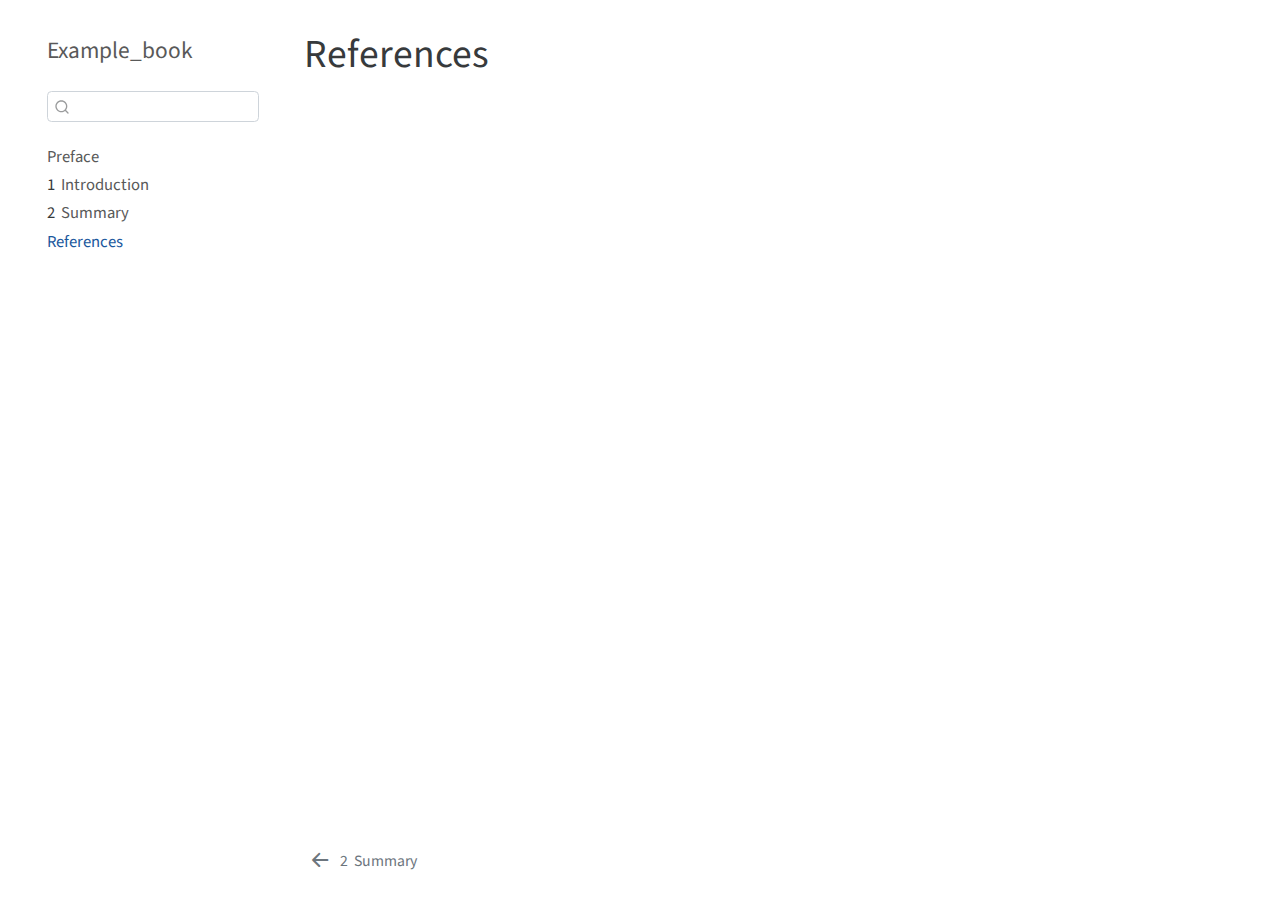
<file: references.html>
<!DOCTYPE html>
<html xmlns="http://www.w3.org/1999/xhtml" lang="en" xml:lang="en"><head>

<meta charset="utf-8">
<meta name="generator" content="quarto-1.2.280">

<meta name="viewport" content="width=device-width, initial-scale=1.0, user-scalable=yes">


<title>Example_book - References</title>
<style>
code{white-space: pre-wrap;}
span.smallcaps{font-variant: small-caps;}
div.columns{display: flex; gap: min(4vw, 1.5em);}
div.column{flex: auto; overflow-x: auto;}
div.hanging-indent{margin-left: 1.5em; text-indent: -1.5em;}
ul.task-list{list-style: none;}
ul.task-list li input[type="checkbox"] {
  width: 0.8em;
  margin: 0 0.8em 0.2em -1.6em;
  vertical-align: middle;
}
div.csl-bib-body { }
div.csl-entry {
  clear: both;
}
.hanging div.csl-entry {
  margin-left:2em;
  text-indent:-2em;
}
div.csl-left-margin {
  min-width:2em;
  float:left;
}
div.csl-right-inline {
  margin-left:2em;
  padding-left:1em;
}
div.csl-indent {
  margin-left: 2em;
}
</style>


<script src="site_libs/quarto-nav/quarto-nav.js"></script>
<script src="site_libs/quarto-nav/headroom.min.js"></script>
<script src="site_libs/clipboard/clipboard.min.js"></script>
<script src="site_libs/quarto-search/autocomplete.umd.js"></script>
<script src="site_libs/quarto-search/fuse.min.js"></script>
<script src="site_libs/quarto-search/quarto-search.js"></script>
<meta name="quarto:offset" content="./">
<link href="./summary.html" rel="prev">
<script src="site_libs/quarto-html/quarto.js"></script>
<script src="site_libs/quarto-html/popper.min.js"></script>
<script src="site_libs/quarto-html/tippy.umd.min.js"></script>
<script src="site_libs/quarto-html/anchor.min.js"></script>
<link href="site_libs/quarto-html/tippy.css" rel="stylesheet">
<link href="site_libs/quarto-html/quarto-syntax-highlighting.css" rel="stylesheet" id="quarto-text-highlighting-styles">
<script src="site_libs/bootstrap/bootstrap.min.js"></script>
<link href="site_libs/bootstrap/bootstrap-icons.css" rel="stylesheet">
<link href="site_libs/bootstrap/bootstrap.min.css" rel="stylesheet" id="quarto-bootstrap" data-mode="light">
<script id="quarto-search-options" type="application/json">{
  "location": "sidebar",
  "copy-button": false,
  "collapse-after": 3,
  "panel-placement": "start",
  "type": "textbox",
  "limit": 20,
  "language": {
    "search-no-results-text": "No results",
    "search-matching-documents-text": "matching documents",
    "search-copy-link-title": "Copy link to search",
    "search-hide-matches-text": "Hide additional matches",
    "search-more-match-text": "more match in this document",
    "search-more-matches-text": "more matches in this document",
    "search-clear-button-title": "Clear",
    "search-detached-cancel-button-title": "Cancel",
    "search-submit-button-title": "Submit"
  }
}</script>


</head>

<body class="nav-sidebar floating">

<div id="quarto-search-results"></div>
  <header id="quarto-header" class="headroom fixed-top">
  <nav class="quarto-secondary-nav" data-bs-toggle="collapse" data-bs-target="#quarto-sidebar" aria-controls="quarto-sidebar" aria-expanded="false" aria-label="Toggle sidebar navigation" onclick="if (window.quartoToggleHeadroom) { window.quartoToggleHeadroom(); }">
    <div class="container-fluid d-flex justify-content-between">
      <h1 class="quarto-secondary-nav-title">References</h1>
      <button type="button" class="quarto-btn-toggle btn" aria-label="Show secondary navigation">
        <i class="bi bi-chevron-right"></i>
      </button>
    </div>
  </nav>
</header>
<!-- content -->
<div id="quarto-content" class="quarto-container page-columns page-rows-contents page-layout-article">
<!-- sidebar -->
  <nav id="quarto-sidebar" class="sidebar collapse sidebar-navigation floating overflow-auto">
    <div class="pt-lg-2 mt-2 text-left sidebar-header">
    <div class="sidebar-title mb-0 py-0">
      <a href="./">Example_book</a> 
    </div>
      </div>
      <div class="mt-2 flex-shrink-0 align-items-center">
        <div class="sidebar-search">
        <div id="quarto-search" class="" title="Search"></div>
        </div>
      </div>
    <div class="sidebar-menu-container"> 
    <ul class="list-unstyled mt-1">
        <li class="sidebar-item">
  <div class="sidebar-item-container"> 
  <a href="./index.html" class="sidebar-item-text sidebar-link">Preface</a>
  </div>
</li>
        <li class="sidebar-item">
  <div class="sidebar-item-container"> 
  <a href="./intro.html" class="sidebar-item-text sidebar-link"><span class="chapter-number">1</span>&nbsp; <span class="chapter-title">Introduction</span></a>
  </div>
</li>
        <li class="sidebar-item">
  <div class="sidebar-item-container"> 
  <a href="./summary.html" class="sidebar-item-text sidebar-link"><span class="chapter-number">2</span>&nbsp; <span class="chapter-title">Summary</span></a>
  </div>
</li>
        <li class="sidebar-item">
  <div class="sidebar-item-container"> 
  <a href="./references.html" class="sidebar-item-text sidebar-link active">References</a>
  </div>
</li>
    </ul>
    </div>
</nav>
<!-- margin-sidebar -->
    <div id="quarto-margin-sidebar" class="sidebar margin-sidebar">
        
    </div>
<!-- main -->
<main class="content" id="quarto-document-content">

<header id="title-block-header" class="quarto-title-block default">
<div class="quarto-title">
<h1 class="title d-none d-lg-block">References</h1>
</div>



<div class="quarto-title-meta">

    
  
    
  </div>
  

</header>

<div id="refs" role="doc-bibliography">

</div>



</main> <!-- /main -->
<script id="quarto-html-after-body" type="application/javascript">
window.document.addEventListener("DOMContentLoaded", function (event) {
  const toggleBodyColorMode = (bsSheetEl) => {
    const mode = bsSheetEl.getAttribute("data-mode");
    const bodyEl = window.document.querySelector("body");
    if (mode === "dark") {
      bodyEl.classList.add("quarto-dark");
      bodyEl.classList.remove("quarto-light");
    } else {
      bodyEl.classList.add("quarto-light");
      bodyEl.classList.remove("quarto-dark");
    }
  }
  const toggleBodyColorPrimary = () => {
    const bsSheetEl = window.document.querySelector("link#quarto-bootstrap");
    if (bsSheetEl) {
      toggleBodyColorMode(bsSheetEl);
    }
  }
  toggleBodyColorPrimary();  
  const icon = "";
  const anchorJS = new window.AnchorJS();
  anchorJS.options = {
    placement: 'right',
    icon: icon
  };
  anchorJS.add('.anchored');
  const clipboard = new window.ClipboardJS('.code-copy-button', {
    target: function(trigger) {
      return trigger.previousElementSibling;
    }
  });
  clipboard.on('success', function(e) {
    // button target
    const button = e.trigger;
    // don't keep focus
    button.blur();
    // flash "checked"
    button.classList.add('code-copy-button-checked');
    var currentTitle = button.getAttribute("title");
    button.setAttribute("title", "Copied!");
    let tooltip;
    if (window.bootstrap) {
      button.setAttribute("data-bs-toggle", "tooltip");
      button.setAttribute("data-bs-placement", "left");
      button.setAttribute("data-bs-title", "Copied!");
      tooltip = new bootstrap.Tooltip(button, 
        { trigger: "manual", 
          customClass: "code-copy-button-tooltip",
          offset: [0, -8]});
      tooltip.show();    
    }
    setTimeout(function() {
      if (tooltip) {
        tooltip.hide();
        button.removeAttribute("data-bs-title");
        button.removeAttribute("data-bs-toggle");
        button.removeAttribute("data-bs-placement");
      }
      button.setAttribute("title", currentTitle);
      button.classList.remove('code-copy-button-checked');
    }, 1000);
    // clear code selection
    e.clearSelection();
  });
  function tippyHover(el, contentFn) {
    const config = {
      allowHTML: true,
      content: contentFn,
      maxWidth: 500,
      delay: 100,
      arrow: false,
      appendTo: function(el) {
          return el.parentElement;
      },
      interactive: true,
      interactiveBorder: 10,
      theme: 'quarto',
      placement: 'bottom-start'
    };
    window.tippy(el, config); 
  }
  const noterefs = window.document.querySelectorAll('a[role="doc-noteref"]');
  for (var i=0; i<noterefs.length; i++) {
    const ref = noterefs[i];
    tippyHover(ref, function() {
      // use id or data attribute instead here
      let href = ref.getAttribute('data-footnote-href') || ref.getAttribute('href');
      try { href = new URL(href).hash; } catch {}
      const id = href.replace(/^#\/?/, "");
      const note = window.document.getElementById(id);
      return note.innerHTML;
    });
  }
  const findCites = (el) => {
    const parentEl = el.parentElement;
    if (parentEl) {
      const cites = parentEl.dataset.cites;
      if (cites) {
        return {
          el,
          cites: cites.split(' ')
        };
      } else {
        return findCites(el.parentElement)
      }
    } else {
      return undefined;
    }
  };
  var bibliorefs = window.document.querySelectorAll('a[role="doc-biblioref"]');
  for (var i=0; i<bibliorefs.length; i++) {
    const ref = bibliorefs[i];
    const citeInfo = findCites(ref);
    if (citeInfo) {
      tippyHover(citeInfo.el, function() {
        var popup = window.document.createElement('div');
        citeInfo.cites.forEach(function(cite) {
          var citeDiv = window.document.createElement('div');
          citeDiv.classList.add('hanging-indent');
          citeDiv.classList.add('csl-entry');
          var biblioDiv = window.document.getElementById('ref-' + cite);
          if (biblioDiv) {
            citeDiv.innerHTML = biblioDiv.innerHTML;
          }
          popup.appendChild(citeDiv);
        });
        return popup.innerHTML;
      });
    }
  }
});
</script>
<nav class="page-navigation">
  <div class="nav-page nav-page-previous">
      <a href="./summary.html" class="pagination-link">
        <i class="bi bi-arrow-left-short"></i> <span class="nav-page-text"><span class="chapter-number">2</span>&nbsp; <span class="chapter-title">Summary</span></span>
      </a>          
  </div>
  <div class="nav-page nav-page-next">
  </div>
</nav>
</div> <!-- /content -->



</body></html>
</file>
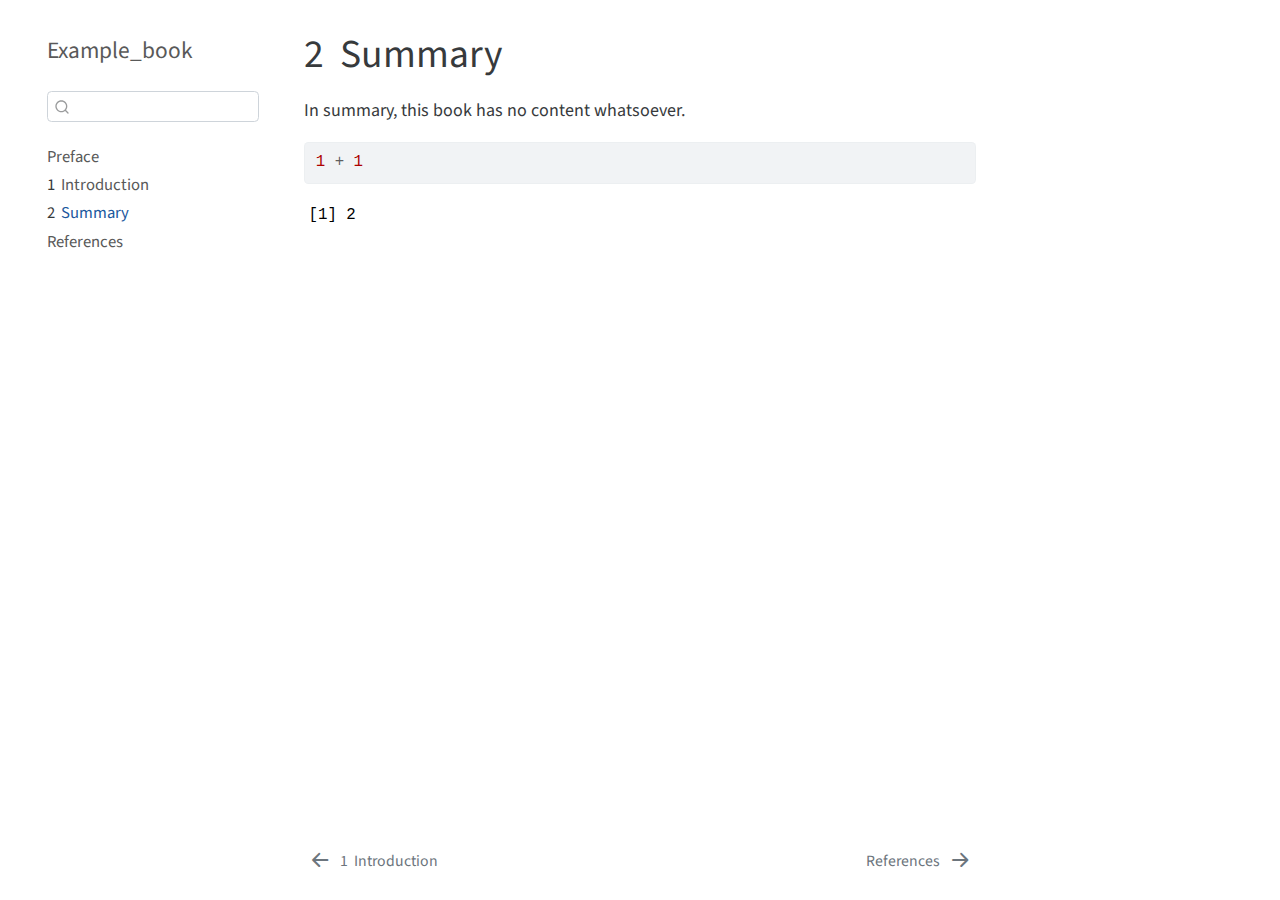
<file: summary.html>
<!DOCTYPE html>
<html xmlns="http://www.w3.org/1999/xhtml" lang="en" xml:lang="en"><head>

<meta charset="utf-8">
<meta name="generator" content="quarto-1.2.280">

<meta name="viewport" content="width=device-width, initial-scale=1.0, user-scalable=yes">


<title>Example_book - 2&nbsp; Summary</title>
<style>
code{white-space: pre-wrap;}
span.smallcaps{font-variant: small-caps;}
div.columns{display: flex; gap: min(4vw, 1.5em);}
div.column{flex: auto; overflow-x: auto;}
div.hanging-indent{margin-left: 1.5em; text-indent: -1.5em;}
ul.task-list{list-style: none;}
ul.task-list li input[type="checkbox"] {
  width: 0.8em;
  margin: 0 0.8em 0.2em -1.6em;
  vertical-align: middle;
}
pre > code.sourceCode { white-space: pre; position: relative; }
pre > code.sourceCode > span { display: inline-block; line-height: 1.25; }
pre > code.sourceCode > span:empty { height: 1.2em; }
.sourceCode { overflow: visible; }
code.sourceCode > span { color: inherit; text-decoration: inherit; }
div.sourceCode { margin: 1em 0; }
pre.sourceCode { margin: 0; }
@media screen {
div.sourceCode { overflow: auto; }
}
@media print {
pre > code.sourceCode { white-space: pre-wrap; }
pre > code.sourceCode > span { text-indent: -5em; padding-left: 5em; }
}
pre.numberSource code
  { counter-reset: source-line 0; }
pre.numberSource code > span
  { position: relative; left: -4em; counter-increment: source-line; }
pre.numberSource code > span > a:first-child::before
  { content: counter(source-line);
    position: relative; left: -1em; text-align: right; vertical-align: baseline;
    border: none; display: inline-block;
    -webkit-touch-callout: none; -webkit-user-select: none;
    -khtml-user-select: none; -moz-user-select: none;
    -ms-user-select: none; user-select: none;
    padding: 0 4px; width: 4em;
    color: #aaaaaa;
  }
pre.numberSource { margin-left: 3em; border-left: 1px solid #aaaaaa;  padding-left: 4px; }
div.sourceCode
  {   }
@media screen {
pre > code.sourceCode > span > a:first-child::before { text-decoration: underline; }
}
code span.al { color: #ff0000; font-weight: bold; } /* Alert */
code span.an { color: #60a0b0; font-weight: bold; font-style: italic; } /* Annotation */
code span.at { color: #7d9029; } /* Attribute */
code span.bn { color: #40a070; } /* BaseN */
code span.bu { color: #008000; } /* BuiltIn */
code span.cf { color: #007020; font-weight: bold; } /* ControlFlow */
code span.ch { color: #4070a0; } /* Char */
code span.cn { color: #880000; } /* Constant */
code span.co { color: #60a0b0; font-style: italic; } /* Comment */
code span.cv { color: #60a0b0; font-weight: bold; font-style: italic; } /* CommentVar */
code span.do { color: #ba2121; font-style: italic; } /* Documentation */
code span.dt { color: #902000; } /* DataType */
code span.dv { color: #40a070; } /* DecVal */
code span.er { color: #ff0000; font-weight: bold; } /* Error */
code span.ex { } /* Extension */
code span.fl { color: #40a070; } /* Float */
code span.fu { color: #06287e; } /* Function */
code span.im { color: #008000; font-weight: bold; } /* Import */
code span.in { color: #60a0b0; font-weight: bold; font-style: italic; } /* Information */
code span.kw { color: #007020; font-weight: bold; } /* Keyword */
code span.op { color: #666666; } /* Operator */
code span.ot { color: #007020; } /* Other */
code span.pp { color: #bc7a00; } /* Preprocessor */
code span.sc { color: #4070a0; } /* SpecialChar */
code span.ss { color: #bb6688; } /* SpecialString */
code span.st { color: #4070a0; } /* String */
code span.va { color: #19177c; } /* Variable */
code span.vs { color: #4070a0; } /* VerbatimString */
code span.wa { color: #60a0b0; font-weight: bold; font-style: italic; } /* Warning */
</style>


<script src="site_libs/quarto-nav/quarto-nav.js"></script>
<script src="site_libs/quarto-nav/headroom.min.js"></script>
<script src="site_libs/clipboard/clipboard.min.js"></script>
<script src="site_libs/quarto-search/autocomplete.umd.js"></script>
<script src="site_libs/quarto-search/fuse.min.js"></script>
<script src="site_libs/quarto-search/quarto-search.js"></script>
<meta name="quarto:offset" content="./">
<link href="./references.html" rel="next">
<link href="./intro.html" rel="prev">
<script src="site_libs/quarto-html/quarto.js"></script>
<script src="site_libs/quarto-html/popper.min.js"></script>
<script src="site_libs/quarto-html/tippy.umd.min.js"></script>
<script src="site_libs/quarto-html/anchor.min.js"></script>
<link href="site_libs/quarto-html/tippy.css" rel="stylesheet">
<link href="site_libs/quarto-html/quarto-syntax-highlighting.css" rel="stylesheet" id="quarto-text-highlighting-styles">
<script src="site_libs/bootstrap/bootstrap.min.js"></script>
<link href="site_libs/bootstrap/bootstrap-icons.css" rel="stylesheet">
<link href="site_libs/bootstrap/bootstrap.min.css" rel="stylesheet" id="quarto-bootstrap" data-mode="light">
<script id="quarto-search-options" type="application/json">{
  "location": "sidebar",
  "copy-button": false,
  "collapse-after": 3,
  "panel-placement": "start",
  "type": "textbox",
  "limit": 20,
  "language": {
    "search-no-results-text": "No results",
    "search-matching-documents-text": "matching documents",
    "search-copy-link-title": "Copy link to search",
    "search-hide-matches-text": "Hide additional matches",
    "search-more-match-text": "more match in this document",
    "search-more-matches-text": "more matches in this document",
    "search-clear-button-title": "Clear",
    "search-detached-cancel-button-title": "Cancel",
    "search-submit-button-title": "Submit"
  }
}</script>


</head>

<body class="nav-sidebar floating">

<div id="quarto-search-results"></div>
  <header id="quarto-header" class="headroom fixed-top">
  <nav class="quarto-secondary-nav" data-bs-toggle="collapse" data-bs-target="#quarto-sidebar" aria-controls="quarto-sidebar" aria-expanded="false" aria-label="Toggle sidebar navigation" onclick="if (window.quartoToggleHeadroom) { window.quartoToggleHeadroom(); }">
    <div class="container-fluid d-flex justify-content-between">
      <h1 class="quarto-secondary-nav-title"><span class="chapter-number">2</span>&nbsp; <span class="chapter-title">Summary</span></h1>
      <button type="button" class="quarto-btn-toggle btn" aria-label="Show secondary navigation">
        <i class="bi bi-chevron-right"></i>
      </button>
    </div>
  </nav>
</header>
<!-- content -->
<div id="quarto-content" class="quarto-container page-columns page-rows-contents page-layout-article">
<!-- sidebar -->
  <nav id="quarto-sidebar" class="sidebar collapse sidebar-navigation floating overflow-auto">
    <div class="pt-lg-2 mt-2 text-left sidebar-header">
    <div class="sidebar-title mb-0 py-0">
      <a href="./">Example_book</a> 
    </div>
      </div>
      <div class="mt-2 flex-shrink-0 align-items-center">
        <div class="sidebar-search">
        <div id="quarto-search" class="" title="Search"></div>
        </div>
      </div>
    <div class="sidebar-menu-container"> 
    <ul class="list-unstyled mt-1">
        <li class="sidebar-item">
  <div class="sidebar-item-container"> 
  <a href="./index.html" class="sidebar-item-text sidebar-link">Preface</a>
  </div>
</li>
        <li class="sidebar-item">
  <div class="sidebar-item-container"> 
  <a href="./intro.html" class="sidebar-item-text sidebar-link"><span class="chapter-number">1</span>&nbsp; <span class="chapter-title">Introduction</span></a>
  </div>
</li>
        <li class="sidebar-item">
  <div class="sidebar-item-container"> 
  <a href="./summary.html" class="sidebar-item-text sidebar-link active"><span class="chapter-number">2</span>&nbsp; <span class="chapter-title">Summary</span></a>
  </div>
</li>
        <li class="sidebar-item">
  <div class="sidebar-item-container"> 
  <a href="./references.html" class="sidebar-item-text sidebar-link">References</a>
  </div>
</li>
    </ul>
    </div>
</nav>
<!-- margin-sidebar -->
    <div id="quarto-margin-sidebar" class="sidebar margin-sidebar">
        
    </div>
<!-- main -->
<main class="content" id="quarto-document-content">

<header id="title-block-header" class="quarto-title-block default">
<div class="quarto-title">
<h1 class="title d-none d-lg-block"><span class="chapter-number">2</span>&nbsp; <span class="chapter-title">Summary</span></h1>
</div>



<div class="quarto-title-meta">

    
  
    
  </div>
  

</header>

<p>In summary, this book has no content whatsoever.</p>
<div class="cell">
<div class="sourceCode cell-code" id="cb1"><pre class="sourceCode r code-with-copy"><code class="sourceCode r"><span id="cb1-1"><a href="#cb1-1" aria-hidden="true" tabindex="-1"></a><span class="dv">1</span> <span class="sc">+</span> <span class="dv">1</span></span></code><button title="Copy to Clipboard" class="code-copy-button"><i class="bi"></i></button></pre></div>
<div class="cell-output cell-output-stdout">
<pre><code>[1] 2</code></pre>
</div>
</div>



</main> <!-- /main -->
<script id="quarto-html-after-body" type="application/javascript">
window.document.addEventListener("DOMContentLoaded", function (event) {
  const toggleBodyColorMode = (bsSheetEl) => {
    const mode = bsSheetEl.getAttribute("data-mode");
    const bodyEl = window.document.querySelector("body");
    if (mode === "dark") {
      bodyEl.classList.add("quarto-dark");
      bodyEl.classList.remove("quarto-light");
    } else {
      bodyEl.classList.add("quarto-light");
      bodyEl.classList.remove("quarto-dark");
    }
  }
  const toggleBodyColorPrimary = () => {
    const bsSheetEl = window.document.querySelector("link#quarto-bootstrap");
    if (bsSheetEl) {
      toggleBodyColorMode(bsSheetEl);
    }
  }
  toggleBodyColorPrimary();  
  const icon = "";
  const anchorJS = new window.AnchorJS();
  anchorJS.options = {
    placement: 'right',
    icon: icon
  };
  anchorJS.add('.anchored');
  const clipboard = new window.ClipboardJS('.code-copy-button', {
    target: function(trigger) {
      return trigger.previousElementSibling;
    }
  });
  clipboard.on('success', function(e) {
    // button target
    const button = e.trigger;
    // don't keep focus
    button.blur();
    // flash "checked"
    button.classList.add('code-copy-button-checked');
    var currentTitle = button.getAttribute("title");
    button.setAttribute("title", "Copied!");
    let tooltip;
    if (window.bootstrap) {
      button.setAttribute("data-bs-toggle", "tooltip");
      button.setAttribute("data-bs-placement", "left");
      button.setAttribute("data-bs-title", "Copied!");
      tooltip = new bootstrap.Tooltip(button, 
        { trigger: "manual", 
          customClass: "code-copy-button-tooltip",
          offset: [0, -8]});
      tooltip.show();    
    }
    setTimeout(function() {
      if (tooltip) {
        tooltip.hide();
        button.removeAttribute("data-bs-title");
        button.removeAttribute("data-bs-toggle");
        button.removeAttribute("data-bs-placement");
      }
      button.setAttribute("title", currentTitle);
      button.classList.remove('code-copy-button-checked');
    }, 1000);
    // clear code selection
    e.clearSelection();
  });
  function tippyHover(el, contentFn) {
    const config = {
      allowHTML: true,
      content: contentFn,
      maxWidth: 500,
      delay: 100,
      arrow: false,
      appendTo: function(el) {
          return el.parentElement;
      },
      interactive: true,
      interactiveBorder: 10,
      theme: 'quarto',
      placement: 'bottom-start'
    };
    window.tippy(el, config); 
  }
  const noterefs = window.document.querySelectorAll('a[role="doc-noteref"]');
  for (var i=0; i<noterefs.length; i++) {
    const ref = noterefs[i];
    tippyHover(ref, function() {
      // use id or data attribute instead here
      let href = ref.getAttribute('data-footnote-href') || ref.getAttribute('href');
      try { href = new URL(href).hash; } catch {}
      const id = href.replace(/^#\/?/, "");
      const note = window.document.getElementById(id);
      return note.innerHTML;
    });
  }
  const findCites = (el) => {
    const parentEl = el.parentElement;
    if (parentEl) {
      const cites = parentEl.dataset.cites;
      if (cites) {
        return {
          el,
          cites: cites.split(' ')
        };
      } else {
        return findCites(el.parentElement)
      }
    } else {
      return undefined;
    }
  };
  var bibliorefs = window.document.querySelectorAll('a[role="doc-biblioref"]');
  for (var i=0; i<bibliorefs.length; i++) {
    const ref = bibliorefs[i];
    const citeInfo = findCites(ref);
    if (citeInfo) {
      tippyHover(citeInfo.el, function() {
        var popup = window.document.createElement('div');
        citeInfo.cites.forEach(function(cite) {
          var citeDiv = window.document.createElement('div');
          citeDiv.classList.add('hanging-indent');
          citeDiv.classList.add('csl-entry');
          var biblioDiv = window.document.getElementById('ref-' + cite);
          if (biblioDiv) {
            citeDiv.innerHTML = biblioDiv.innerHTML;
          }
          popup.appendChild(citeDiv);
        });
        return popup.innerHTML;
      });
    }
  }
});
</script>
<nav class="page-navigation">
  <div class="nav-page nav-page-previous">
      <a href="./intro.html" class="pagination-link">
        <i class="bi bi-arrow-left-short"></i> <span class="nav-page-text"><span class="chapter-number">1</span>&nbsp; <span class="chapter-title">Introduction</span></span>
      </a>          
  </div>
  <div class="nav-page nav-page-next">
      <a href="./references.html" class="pagination-link">
        <span class="nav-page-text">References</span> <i class="bi bi-arrow-right-short"></i>
      </a>
  </div>
</nav>
</div> <!-- /content -->



</body></html>
</file>
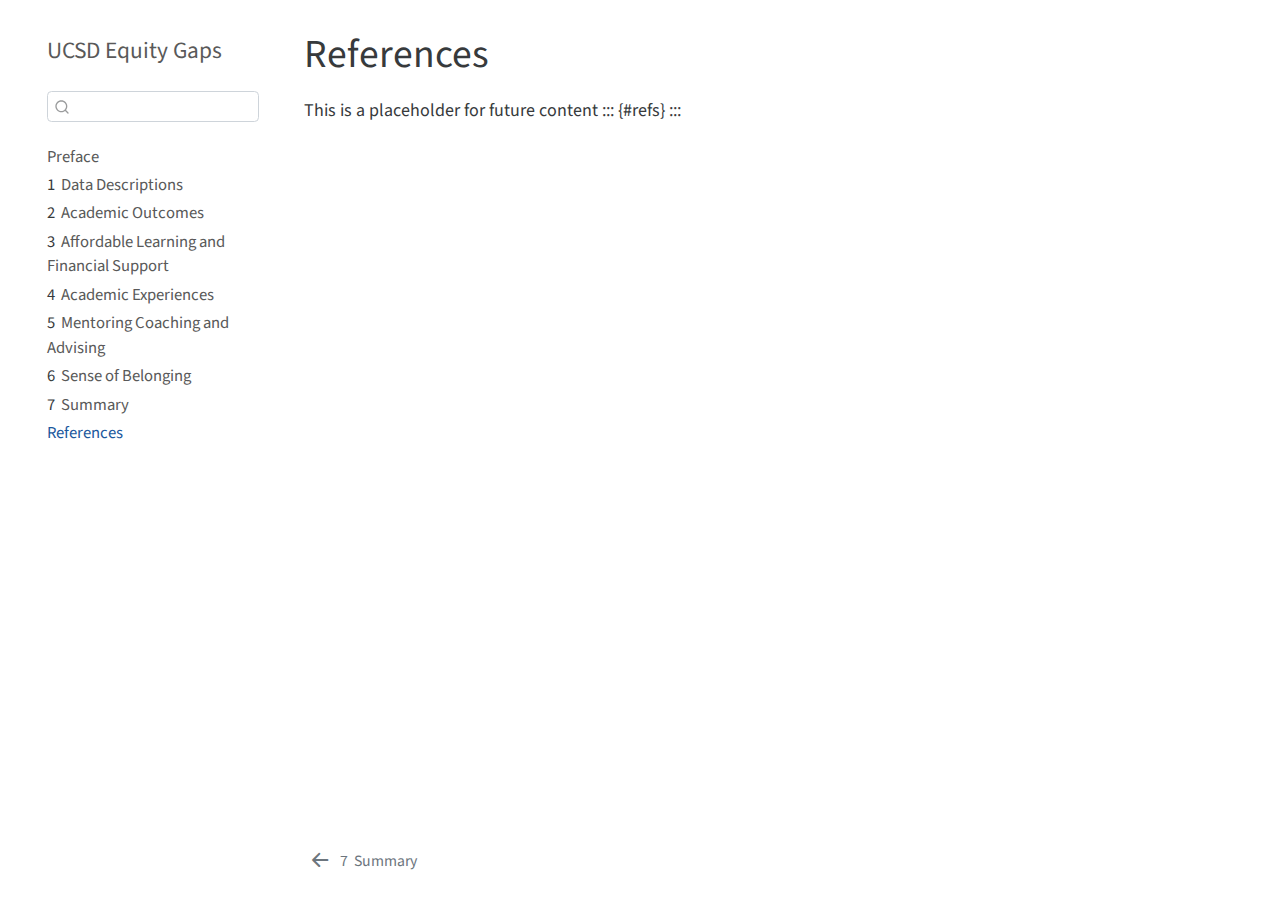
<file: _book/references.html>
<!DOCTYPE html>
<html xmlns="http://www.w3.org/1999/xhtml" lang="en" xml:lang="en"><head>

<meta charset="utf-8">
<meta name="generator" content="quarto-1.2.280">

<meta name="viewport" content="width=device-width, initial-scale=1.0, user-scalable=yes">


<title>UCSD Equity Gaps - References</title>
<style>
code{white-space: pre-wrap;}
span.smallcaps{font-variant: small-caps;}
div.columns{display: flex; gap: min(4vw, 1.5em);}
div.column{flex: auto; overflow-x: auto;}
div.hanging-indent{margin-left: 1.5em; text-indent: -1.5em;}
ul.task-list{list-style: none;}
ul.task-list li input[type="checkbox"] {
  width: 0.8em;
  margin: 0 0.8em 0.2em -1.6em;
  vertical-align: middle;
}
</style>


<script src="site_libs/quarto-nav/quarto-nav.js"></script>
<script src="site_libs/quarto-nav/headroom.min.js"></script>
<script src="site_libs/clipboard/clipboard.min.js"></script>
<script src="site_libs/quarto-search/autocomplete.umd.js"></script>
<script src="site_libs/quarto-search/fuse.min.js"></script>
<script src="site_libs/quarto-search/quarto-search.js"></script>
<meta name="quarto:offset" content="./">
<link href="./summary.html" rel="prev">
<script src="site_libs/quarto-html/quarto.js"></script>
<script src="site_libs/quarto-html/popper.min.js"></script>
<script src="site_libs/quarto-html/tippy.umd.min.js"></script>
<script src="site_libs/quarto-html/anchor.min.js"></script>
<link href="site_libs/quarto-html/tippy.css" rel="stylesheet">
<link href="site_libs/quarto-html/quarto-syntax-highlighting.css" rel="stylesheet" id="quarto-text-highlighting-styles">
<script src="site_libs/bootstrap/bootstrap.min.js"></script>
<link href="site_libs/bootstrap/bootstrap-icons.css" rel="stylesheet">
<link href="site_libs/bootstrap/bootstrap.min.css" rel="stylesheet" id="quarto-bootstrap" data-mode="light">
<script id="quarto-search-options" type="application/json">{
  "location": "sidebar",
  "copy-button": false,
  "collapse-after": 3,
  "panel-placement": "start",
  "type": "textbox",
  "limit": 20,
  "language": {
    "search-no-results-text": "No results",
    "search-matching-documents-text": "matching documents",
    "search-copy-link-title": "Copy link to search",
    "search-hide-matches-text": "Hide additional matches",
    "search-more-match-text": "more match in this document",
    "search-more-matches-text": "more matches in this document",
    "search-clear-button-title": "Clear",
    "search-detached-cancel-button-title": "Cancel",
    "search-submit-button-title": "Submit"
  }
}</script>


</head>

<body class="nav-sidebar floating">

<div id="quarto-search-results"></div>
  <header id="quarto-header" class="headroom fixed-top">
  <nav class="quarto-secondary-nav" data-bs-toggle="collapse" data-bs-target="#quarto-sidebar" aria-controls="quarto-sidebar" aria-expanded="false" aria-label="Toggle sidebar navigation" onclick="if (window.quartoToggleHeadroom) { window.quartoToggleHeadroom(); }">
    <div class="container-fluid d-flex justify-content-between">
      <h1 class="quarto-secondary-nav-title">References</h1>
      <button type="button" class="quarto-btn-toggle btn" aria-label="Show secondary navigation">
        <i class="bi bi-chevron-right"></i>
      </button>
    </div>
  </nav>
</header>
<!-- content -->
<div id="quarto-content" class="quarto-container page-columns page-rows-contents page-layout-article">
<!-- sidebar -->
  <nav id="quarto-sidebar" class="sidebar collapse sidebar-navigation floating overflow-auto">
    <div class="pt-lg-2 mt-2 text-left sidebar-header">
    <div class="sidebar-title mb-0 py-0">
      <a href="./">UCSD Equity Gaps</a> 
    </div>
      </div>
      <div class="mt-2 flex-shrink-0 align-items-center">
        <div class="sidebar-search">
        <div id="quarto-search" class="" title="Search"></div>
        </div>
      </div>
    <div class="sidebar-menu-container"> 
    <ul class="list-unstyled mt-1">
        <li class="sidebar-item">
  <div class="sidebar-item-container"> 
  <a href="./index.html" class="sidebar-item-text sidebar-link">Preface</a>
  </div>
</li>
        <li class="sidebar-item">
  <div class="sidebar-item-container"> 
  <a href="./intro.html" class="sidebar-item-text sidebar-link"><span class="chapter-number">1</span>&nbsp; <span class="chapter-title">Data Descriptions</span></a>
  </div>
</li>
        <li class="sidebar-item">
  <div class="sidebar-item-container"> 
  <a href="./C1_Academic_Outcomes.html" class="sidebar-item-text sidebar-link"><span class="chapter-number">2</span>&nbsp; <span class="chapter-title">Academic Outcomes</span></a>
  </div>
</li>
        <li class="sidebar-item">
  <div class="sidebar-item-container"> 
  <a href="./C2_Affordable_Learning.html" class="sidebar-item-text sidebar-link"><span class="chapter-number">3</span>&nbsp; <span class="chapter-title">Affordable Learning and Financial Support</span></a>
  </div>
</li>
        <li class="sidebar-item">
  <div class="sidebar-item-container"> 
  <a href="./C3_Academic_Experiences.html" class="sidebar-item-text sidebar-link"><span class="chapter-number">4</span>&nbsp; <span class="chapter-title">Academic Experiences</span></a>
  </div>
</li>
        <li class="sidebar-item">
  <div class="sidebar-item-container"> 
  <a href="./C4_Mentoring_Coaching_and_Advising.html" class="sidebar-item-text sidebar-link"><span class="chapter-number">5</span>&nbsp; <span class="chapter-title">Mentoring Coaching and Advising</span></a>
  </div>
</li>
        <li class="sidebar-item">
  <div class="sidebar-item-container"> 
  <a href="./C5_Sense.html" class="sidebar-item-text sidebar-link"><span class="chapter-number">6</span>&nbsp; <span class="chapter-title">Sense of Belonging</span></a>
  </div>
</li>
        <li class="sidebar-item">
  <div class="sidebar-item-container"> 
  <a href="./summary.html" class="sidebar-item-text sidebar-link"><span class="chapter-number">7</span>&nbsp; <span class="chapter-title">Summary</span></a>
  </div>
</li>
        <li class="sidebar-item">
  <div class="sidebar-item-container"> 
  <a href="./references.html" class="sidebar-item-text sidebar-link active">References</a>
  </div>
</li>
    </ul>
    </div>
</nav>
<!-- margin-sidebar -->
    <div id="quarto-margin-sidebar" class="sidebar margin-sidebar">
        
    </div>
<!-- main -->
<main class="content" id="quarto-document-content">

<header id="title-block-header" class="quarto-title-block default">
<div class="quarto-title">
<h1 class="title d-none d-lg-block">References</h1>
</div>



<div class="quarto-title-meta">

    
  
    
  </div>
  

</header>

<p>This is a placeholder for future content ::: {#refs} :::</p>



</main> <!-- /main -->
<script id="quarto-html-after-body" type="application/javascript">
window.document.addEventListener("DOMContentLoaded", function (event) {
  const toggleBodyColorMode = (bsSheetEl) => {
    const mode = bsSheetEl.getAttribute("data-mode");
    const bodyEl = window.document.querySelector("body");
    if (mode === "dark") {
      bodyEl.classList.add("quarto-dark");
      bodyEl.classList.remove("quarto-light");
    } else {
      bodyEl.classList.add("quarto-light");
      bodyEl.classList.remove("quarto-dark");
    }
  }
  const toggleBodyColorPrimary = () => {
    const bsSheetEl = window.document.querySelector("link#quarto-bootstrap");
    if (bsSheetEl) {
      toggleBodyColorMode(bsSheetEl);
    }
  }
  toggleBodyColorPrimary();  
  const icon = "";
  const anchorJS = new window.AnchorJS();
  anchorJS.options = {
    placement: 'right',
    icon: icon
  };
  anchorJS.add('.anchored');
  const clipboard = new window.ClipboardJS('.code-copy-button', {
    target: function(trigger) {
      return trigger.previousElementSibling;
    }
  });
  clipboard.on('success', function(e) {
    // button target
    const button = e.trigger;
    // don't keep focus
    button.blur();
    // flash "checked"
    button.classList.add('code-copy-button-checked');
    var currentTitle = button.getAttribute("title");
    button.setAttribute("title", "Copied!");
    let tooltip;
    if (window.bootstrap) {
      button.setAttribute("data-bs-toggle", "tooltip");
      button.setAttribute("data-bs-placement", "left");
      button.setAttribute("data-bs-title", "Copied!");
      tooltip = new bootstrap.Tooltip(button, 
        { trigger: "manual", 
          customClass: "code-copy-button-tooltip",
          offset: [0, -8]});
      tooltip.show();    
    }
    setTimeout(function() {
      if (tooltip) {
        tooltip.hide();
        button.removeAttribute("data-bs-title");
        button.removeAttribute("data-bs-toggle");
        button.removeAttribute("data-bs-placement");
      }
      button.setAttribute("title", currentTitle);
      button.classList.remove('code-copy-button-checked');
    }, 1000);
    // clear code selection
    e.clearSelection();
  });
  function tippyHover(el, contentFn) {
    const config = {
      allowHTML: true,
      content: contentFn,
      maxWidth: 500,
      delay: 100,
      arrow: false,
      appendTo: function(el) {
          return el.parentElement;
      },
      interactive: true,
      interactiveBorder: 10,
      theme: 'quarto',
      placement: 'bottom-start'
    };
    window.tippy(el, config); 
  }
  const noterefs = window.document.querySelectorAll('a[role="doc-noteref"]');
  for (var i=0; i<noterefs.length; i++) {
    const ref = noterefs[i];
    tippyHover(ref, function() {
      // use id or data attribute instead here
      let href = ref.getAttribute('data-footnote-href') || ref.getAttribute('href');
      try { href = new URL(href).hash; } catch {}
      const id = href.replace(/^#\/?/, "");
      const note = window.document.getElementById(id);
      return note.innerHTML;
    });
  }
  const findCites = (el) => {
    const parentEl = el.parentElement;
    if (parentEl) {
      const cites = parentEl.dataset.cites;
      if (cites) {
        return {
          el,
          cites: cites.split(' ')
        };
      } else {
        return findCites(el.parentElement)
      }
    } else {
      return undefined;
    }
  };
  var bibliorefs = window.document.querySelectorAll('a[role="doc-biblioref"]');
  for (var i=0; i<bibliorefs.length; i++) {
    const ref = bibliorefs[i];
    const citeInfo = findCites(ref);
    if (citeInfo) {
      tippyHover(citeInfo.el, function() {
        var popup = window.document.createElement('div');
        citeInfo.cites.forEach(function(cite) {
          var citeDiv = window.document.createElement('div');
          citeDiv.classList.add('hanging-indent');
          citeDiv.classList.add('csl-entry');
          var biblioDiv = window.document.getElementById('ref-' + cite);
          if (biblioDiv) {
            citeDiv.innerHTML = biblioDiv.innerHTML;
          }
          popup.appendChild(citeDiv);
        });
        return popup.innerHTML;
      });
    }
  }
});
</script>
<nav class="page-navigation">
  <div class="nav-page nav-page-previous">
      <a href="./summary.html" class="pagination-link">
        <i class="bi bi-arrow-left-short"></i> <span class="nav-page-text"><span class="chapter-number">7</span>&nbsp; <span class="chapter-title">Summary</span></span>
      </a>          
  </div>
  <div class="nav-page nav-page-next">
  </div>
</nav>
</div> <!-- /content -->



</body></html>
</file>
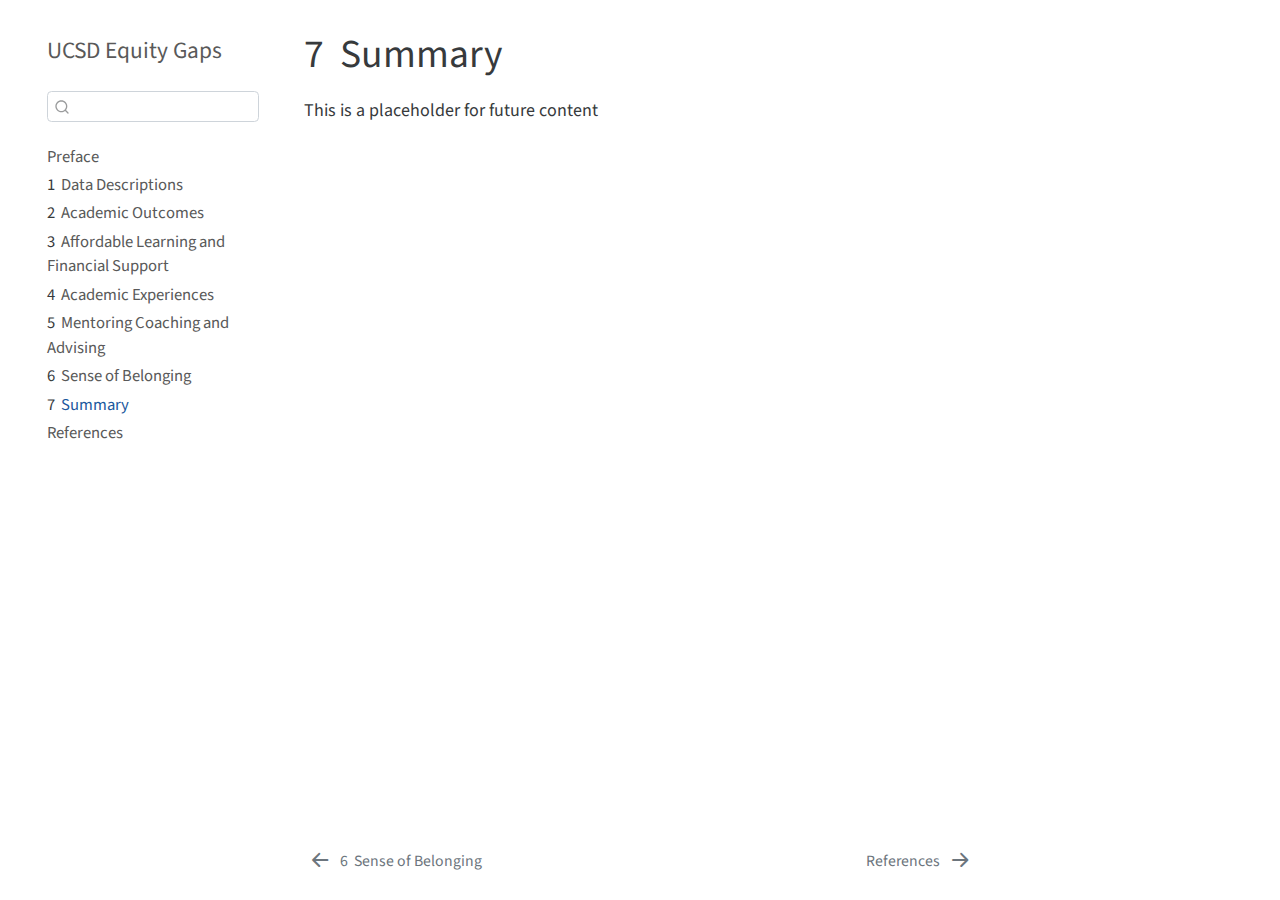
<file: _book/summary.html>
<!DOCTYPE html>
<html xmlns="http://www.w3.org/1999/xhtml" lang="en" xml:lang="en"><head>

<meta charset="utf-8">
<meta name="generator" content="quarto-1.2.280">

<meta name="viewport" content="width=device-width, initial-scale=1.0, user-scalable=yes">


<title>UCSD Equity Gaps - 7&nbsp; Summary</title>
<style>
code{white-space: pre-wrap;}
span.smallcaps{font-variant: small-caps;}
div.columns{display: flex; gap: min(4vw, 1.5em);}
div.column{flex: auto; overflow-x: auto;}
div.hanging-indent{margin-left: 1.5em; text-indent: -1.5em;}
ul.task-list{list-style: none;}
ul.task-list li input[type="checkbox"] {
  width: 0.8em;
  margin: 0 0.8em 0.2em -1.6em;
  vertical-align: middle;
}
</style>


<script src="site_libs/quarto-nav/quarto-nav.js"></script>
<script src="site_libs/quarto-nav/headroom.min.js"></script>
<script src="site_libs/clipboard/clipboard.min.js"></script>
<script src="site_libs/quarto-search/autocomplete.umd.js"></script>
<script src="site_libs/quarto-search/fuse.min.js"></script>
<script src="site_libs/quarto-search/quarto-search.js"></script>
<meta name="quarto:offset" content="./">
<link href="./references.html" rel="next">
<link href="./C5_Sense.html" rel="prev">
<script src="site_libs/quarto-html/quarto.js"></script>
<script src="site_libs/quarto-html/popper.min.js"></script>
<script src="site_libs/quarto-html/tippy.umd.min.js"></script>
<script src="site_libs/quarto-html/anchor.min.js"></script>
<link href="site_libs/quarto-html/tippy.css" rel="stylesheet">
<link href="site_libs/quarto-html/quarto-syntax-highlighting.css" rel="stylesheet" id="quarto-text-highlighting-styles">
<script src="site_libs/bootstrap/bootstrap.min.js"></script>
<link href="site_libs/bootstrap/bootstrap-icons.css" rel="stylesheet">
<link href="site_libs/bootstrap/bootstrap.min.css" rel="stylesheet" id="quarto-bootstrap" data-mode="light">
<script id="quarto-search-options" type="application/json">{
  "location": "sidebar",
  "copy-button": false,
  "collapse-after": 3,
  "panel-placement": "start",
  "type": "textbox",
  "limit": 20,
  "language": {
    "search-no-results-text": "No results",
    "search-matching-documents-text": "matching documents",
    "search-copy-link-title": "Copy link to search",
    "search-hide-matches-text": "Hide additional matches",
    "search-more-match-text": "more match in this document",
    "search-more-matches-text": "more matches in this document",
    "search-clear-button-title": "Clear",
    "search-detached-cancel-button-title": "Cancel",
    "search-submit-button-title": "Submit"
  }
}</script>


</head>

<body class="nav-sidebar floating">

<div id="quarto-search-results"></div>
  <header id="quarto-header" class="headroom fixed-top">
  <nav class="quarto-secondary-nav" data-bs-toggle="collapse" data-bs-target="#quarto-sidebar" aria-controls="quarto-sidebar" aria-expanded="false" aria-label="Toggle sidebar navigation" onclick="if (window.quartoToggleHeadroom) { window.quartoToggleHeadroom(); }">
    <div class="container-fluid d-flex justify-content-between">
      <h1 class="quarto-secondary-nav-title"><span class="chapter-number">7</span>&nbsp; <span class="chapter-title">Summary</span></h1>
      <button type="button" class="quarto-btn-toggle btn" aria-label="Show secondary navigation">
        <i class="bi bi-chevron-right"></i>
      </button>
    </div>
  </nav>
</header>
<!-- content -->
<div id="quarto-content" class="quarto-container page-columns page-rows-contents page-layout-article">
<!-- sidebar -->
  <nav id="quarto-sidebar" class="sidebar collapse sidebar-navigation floating overflow-auto">
    <div class="pt-lg-2 mt-2 text-left sidebar-header">
    <div class="sidebar-title mb-0 py-0">
      <a href="./">UCSD Equity Gaps</a> 
    </div>
      </div>
      <div class="mt-2 flex-shrink-0 align-items-center">
        <div class="sidebar-search">
        <div id="quarto-search" class="" title="Search"></div>
        </div>
      </div>
    <div class="sidebar-menu-container"> 
    <ul class="list-unstyled mt-1">
        <li class="sidebar-item">
  <div class="sidebar-item-container"> 
  <a href="./index.html" class="sidebar-item-text sidebar-link">Preface</a>
  </div>
</li>
        <li class="sidebar-item">
  <div class="sidebar-item-container"> 
  <a href="./intro.html" class="sidebar-item-text sidebar-link"><span class="chapter-number">1</span>&nbsp; <span class="chapter-title">Data Descriptions</span></a>
  </div>
</li>
        <li class="sidebar-item">
  <div class="sidebar-item-container"> 
  <a href="./C1_Academic_Outcomes.html" class="sidebar-item-text sidebar-link"><span class="chapter-number">2</span>&nbsp; <span class="chapter-title">Academic Outcomes</span></a>
  </div>
</li>
        <li class="sidebar-item">
  <div class="sidebar-item-container"> 
  <a href="./C2_Affordable_Learning.html" class="sidebar-item-text sidebar-link"><span class="chapter-number">3</span>&nbsp; <span class="chapter-title">Affordable Learning and Financial Support</span></a>
  </div>
</li>
        <li class="sidebar-item">
  <div class="sidebar-item-container"> 
  <a href="./C3_Academic_Experiences.html" class="sidebar-item-text sidebar-link"><span class="chapter-number">4</span>&nbsp; <span class="chapter-title">Academic Experiences</span></a>
  </div>
</li>
        <li class="sidebar-item">
  <div class="sidebar-item-container"> 
  <a href="./C4_Mentoring_Coaching_and_Advising.html" class="sidebar-item-text sidebar-link"><span class="chapter-number">5</span>&nbsp; <span class="chapter-title">Mentoring Coaching and Advising</span></a>
  </div>
</li>
        <li class="sidebar-item">
  <div class="sidebar-item-container"> 
  <a href="./C5_Sense.html" class="sidebar-item-text sidebar-link"><span class="chapter-number">6</span>&nbsp; <span class="chapter-title">Sense of Belonging</span></a>
  </div>
</li>
        <li class="sidebar-item">
  <div class="sidebar-item-container"> 
  <a href="./summary.html" class="sidebar-item-text sidebar-link active"><span class="chapter-number">7</span>&nbsp; <span class="chapter-title">Summary</span></a>
  </div>
</li>
        <li class="sidebar-item">
  <div class="sidebar-item-container"> 
  <a href="./references.html" class="sidebar-item-text sidebar-link">References</a>
  </div>
</li>
    </ul>
    </div>
</nav>
<!-- margin-sidebar -->
    <div id="quarto-margin-sidebar" class="sidebar margin-sidebar">
        
    </div>
<!-- main -->
<main class="content" id="quarto-document-content">

<header id="title-block-header" class="quarto-title-block default">
<div class="quarto-title">
<h1 class="title d-none d-lg-block"><span class="chapter-number">7</span>&nbsp; <span class="chapter-title">Summary</span></h1>
</div>



<div class="quarto-title-meta">

    
  
    
  </div>
  

</header>

<p>This is a placeholder for future content</p>



</main> <!-- /main -->
<script id="quarto-html-after-body" type="application/javascript">
window.document.addEventListener("DOMContentLoaded", function (event) {
  const toggleBodyColorMode = (bsSheetEl) => {
    const mode = bsSheetEl.getAttribute("data-mode");
    const bodyEl = window.document.querySelector("body");
    if (mode === "dark") {
      bodyEl.classList.add("quarto-dark");
      bodyEl.classList.remove("quarto-light");
    } else {
      bodyEl.classList.add("quarto-light");
      bodyEl.classList.remove("quarto-dark");
    }
  }
  const toggleBodyColorPrimary = () => {
    const bsSheetEl = window.document.querySelector("link#quarto-bootstrap");
    if (bsSheetEl) {
      toggleBodyColorMode(bsSheetEl);
    }
  }
  toggleBodyColorPrimary();  
  const icon = "";
  const anchorJS = new window.AnchorJS();
  anchorJS.options = {
    placement: 'right',
    icon: icon
  };
  anchorJS.add('.anchored');
  const clipboard = new window.ClipboardJS('.code-copy-button', {
    target: function(trigger) {
      return trigger.previousElementSibling;
    }
  });
  clipboard.on('success', function(e) {
    // button target
    const button = e.trigger;
    // don't keep focus
    button.blur();
    // flash "checked"
    button.classList.add('code-copy-button-checked');
    var currentTitle = button.getAttribute("title");
    button.setAttribute("title", "Copied!");
    let tooltip;
    if (window.bootstrap) {
      button.setAttribute("data-bs-toggle", "tooltip");
      button.setAttribute("data-bs-placement", "left");
      button.setAttribute("data-bs-title", "Copied!");
      tooltip = new bootstrap.Tooltip(button, 
        { trigger: "manual", 
          customClass: "code-copy-button-tooltip",
          offset: [0, -8]});
      tooltip.show();    
    }
    setTimeout(function() {
      if (tooltip) {
        tooltip.hide();
        button.removeAttribute("data-bs-title");
        button.removeAttribute("data-bs-toggle");
        button.removeAttribute("data-bs-placement");
      }
      button.setAttribute("title", currentTitle);
      button.classList.remove('code-copy-button-checked');
    }, 1000);
    // clear code selection
    e.clearSelection();
  });
  function tippyHover(el, contentFn) {
    const config = {
      allowHTML: true,
      content: contentFn,
      maxWidth: 500,
      delay: 100,
      arrow: false,
      appendTo: function(el) {
          return el.parentElement;
      },
      interactive: true,
      interactiveBorder: 10,
      theme: 'quarto',
      placement: 'bottom-start'
    };
    window.tippy(el, config); 
  }
  const noterefs = window.document.querySelectorAll('a[role="doc-noteref"]');
  for (var i=0; i<noterefs.length; i++) {
    const ref = noterefs[i];
    tippyHover(ref, function() {
      // use id or data attribute instead here
      let href = ref.getAttribute('data-footnote-href') || ref.getAttribute('href');
      try { href = new URL(href).hash; } catch {}
      const id = href.replace(/^#\/?/, "");
      const note = window.document.getElementById(id);
      return note.innerHTML;
    });
  }
  const findCites = (el) => {
    const parentEl = el.parentElement;
    if (parentEl) {
      const cites = parentEl.dataset.cites;
      if (cites) {
        return {
          el,
          cites: cites.split(' ')
        };
      } else {
        return findCites(el.parentElement)
      }
    } else {
      return undefined;
    }
  };
  var bibliorefs = window.document.querySelectorAll('a[role="doc-biblioref"]');
  for (var i=0; i<bibliorefs.length; i++) {
    const ref = bibliorefs[i];
    const citeInfo = findCites(ref);
    if (citeInfo) {
      tippyHover(citeInfo.el, function() {
        var popup = window.document.createElement('div');
        citeInfo.cites.forEach(function(cite) {
          var citeDiv = window.document.createElement('div');
          citeDiv.classList.add('hanging-indent');
          citeDiv.classList.add('csl-entry');
          var biblioDiv = window.document.getElementById('ref-' + cite);
          if (biblioDiv) {
            citeDiv.innerHTML = biblioDiv.innerHTML;
          }
          popup.appendChild(citeDiv);
        });
        return popup.innerHTML;
      });
    }
  }
});
</script>
<nav class="page-navigation">
  <div class="nav-page nav-page-previous">
      <a href="./C5_Sense.html" class="pagination-link">
        <i class="bi bi-arrow-left-short"></i> <span class="nav-page-text"><span class="chapter-number">6</span>&nbsp; <span class="chapter-title">Sense of Belonging</span></span>
      </a>          
  </div>
  <div class="nav-page nav-page-next">
      <a href="./references.html" class="pagination-link">
        <span class="nav-page-text">References</span> <i class="bi bi-arrow-right-short"></i>
      </a>
  </div>
</nav>
</div> <!-- /content -->



</body></html>
</file>
<file: site_libs/quarto-html/tippy.css>
.tippy-box[data-animation=fade][data-state=hidden]{opacity:0}[data-tippy-root]{max-width:calc(100vw - 10px)}.tippy-box{position:relative;background-color:#333;color:#fff;border-radius:4px;font-size:14px;line-height:1.4;white-space:normal;outline:0;transition-property:transform,visibility,opacity}.tippy-box[data-placement^=top]>.tippy-arrow{bottom:0}.tippy-box[data-placement^=top]>.tippy-arrow:before{bottom:-7px;left:0;border-width:8px 8px 0;border-top-color:initial;transform-origin:center top}.tippy-box[data-placement^=bottom]>.tippy-arrow{top:0}.tippy-box[data-placement^=bottom]>.tippy-arrow:before{top:-7px;left:0;border-width:0 8px 8px;border-bottom-color:initial;transform-origin:center bottom}.tippy-box[data-placement^=left]>.tippy-arrow{right:0}.tippy-box[data-placement^=left]>.tippy-arrow:before{border-width:8px 0 8px 8px;border-left-color:initial;right:-7px;transform-origin:center left}.tippy-box[data-placement^=right]>.tippy-arrow{left:0}.tippy-box[data-placement^=right]>.tippy-arrow:before{left:-7px;border-width:8px 8px 8px 0;border-right-color:initial;transform-origin:center right}.tippy-box[data-inertia][data-state=visible]{transition-timing-function:cubic-bezier(.54,1.5,.38,1.11)}.tippy-arrow{width:16px;height:16px;color:#333}.tippy-arrow:before{content:"";position:absolute;border-color:transparent;border-style:solid}.tippy-content{position:relative;padding:5px 9px;z-index:1}
</file>
<file: site_libs/quarto-html/quarto-syntax-highlighting.css>
/* quarto syntax highlight colors */
:root {
  --quarto-hl-ot-color: #003B4F;
  --quarto-hl-at-color: #657422;
  --quarto-hl-ss-color: #20794D;
  --quarto-hl-an-color: #5E5E5E;
  --quarto-hl-fu-color: #4758AB;
  --quarto-hl-st-color: #20794D;
  --quarto-hl-cf-color: #003B4F;
  --quarto-hl-op-color: #5E5E5E;
  --quarto-hl-er-color: #AD0000;
  --quarto-hl-bn-color: #AD0000;
  --quarto-hl-al-color: #AD0000;
  --quarto-hl-va-color: #111111;
  --quarto-hl-bu-color: inherit;
  --quarto-hl-ex-color: inherit;
  --quarto-hl-pp-color: #AD0000;
  --quarto-hl-in-color: #5E5E5E;
  --quarto-hl-vs-color: #20794D;
  --quarto-hl-wa-color: #5E5E5E;
  --quarto-hl-do-color: #5E5E5E;
  --quarto-hl-im-color: #00769E;
  --quarto-hl-ch-color: #20794D;
  --quarto-hl-dt-color: #AD0000;
  --quarto-hl-fl-color: #AD0000;
  --quarto-hl-co-color: #5E5E5E;
  --quarto-hl-cv-color: #5E5E5E;
  --quarto-hl-cn-color: #8f5902;
  --quarto-hl-sc-color: #5E5E5E;
  --quarto-hl-dv-color: #AD0000;
  --quarto-hl-kw-color: #003B4F;
}

/* other quarto variables */
:root {
  --quarto-font-monospace: SFMono-Regular, Menlo, Monaco, Consolas, "Liberation Mono", "Courier New", monospace;
}

pre > code.sourceCode > span {
  color: #003B4F;
}

code span {
  color: #003B4F;
}

code.sourceCode > span {
  color: #003B4F;
}

div.sourceCode,
div.sourceCode pre.sourceCode {
  color: #003B4F;
}

code span.ot {
  color: #003B4F;
}

code span.at {
  color: #657422;
}

code span.ss {
  color: #20794D;
}

code span.an {
  color: #5E5E5E;
}

code span.fu {
  color: #4758AB;
}

code span.st {
  color: #20794D;
}

code span.cf {
  color: #003B4F;
}

code span.op {
  color: #5E5E5E;
}

code span.er {
  color: #AD0000;
}

code span.bn {
  color: #AD0000;
}

code span.al {
  color: #AD0000;
}

code span.va {
  color: #111111;
}

code span.pp {
  color: #AD0000;
}

code span.in {
  color: #5E5E5E;
}

code span.vs {
  color: #20794D;
}

code span.wa {
  color: #5E5E5E;
  font-style: italic;
}

code span.do {
  color: #5E5E5E;
  font-style: italic;
}

code span.im {
  color: #00769E;
}

code span.ch {
  color: #20794D;
}

code span.dt {
  color: #AD0000;
}

code span.fl {
  color: #AD0000;
}

code span.co {
  color: #5E5E5E;
}

code span.cv {
  color: #5E5E5E;
  font-style: italic;
}

code span.cn {
  color: #8f5902;
}

code span.sc {
  color: #5E5E5E;
}

code span.dv {
  color: #AD0000;
}

code span.kw {
  color: #003B4F;
}

.prevent-inlining {
  content: "</";
}

/*# sourceMappingURL=debc5d5d77c3f9108843748ff7464032.css.map */
</file>
<file: _book/site_libs/quarto-html/tippy.css>
.tippy-box[data-animation=fade][data-state=hidden]{opacity:0}[data-tippy-root]{max-width:calc(100vw - 10px)}.tippy-box{position:relative;background-color:#333;color:#fff;border-radius:4px;font-size:14px;line-height:1.4;white-space:normal;outline:0;transition-property:transform,visibility,opacity}.tippy-box[data-placement^=top]>.tippy-arrow{bottom:0}.tippy-box[data-placement^=top]>.tippy-arrow:before{bottom:-7px;left:0;border-width:8px 8px 0;border-top-color:initial;transform-origin:center top}.tippy-box[data-placement^=bottom]>.tippy-arrow{top:0}.tippy-box[data-placement^=bottom]>.tippy-arrow:before{top:-7px;left:0;border-width:0 8px 8px;border-bottom-color:initial;transform-origin:center bottom}.tippy-box[data-placement^=left]>.tippy-arrow{right:0}.tippy-box[data-placement^=left]>.tippy-arrow:before{border-width:8px 0 8px 8px;border-left-color:initial;right:-7px;transform-origin:center left}.tippy-box[data-placement^=right]>.tippy-arrow{left:0}.tippy-box[data-placement^=right]>.tippy-arrow:before{left:-7px;border-width:8px 8px 8px 0;border-right-color:initial;transform-origin:center right}.tippy-box[data-inertia][data-state=visible]{transition-timing-function:cubic-bezier(.54,1.5,.38,1.11)}.tippy-arrow{width:16px;height:16px;color:#333}.tippy-arrow:before{content:"";position:absolute;border-color:transparent;border-style:solid}.tippy-content{position:relative;padding:5px 9px;z-index:1}
</file>
<file: _book/site_libs/quarto-html/quarto-syntax-highlighting.css>
/* quarto syntax highlight colors */
:root {
  --quarto-hl-ot-color: #003B4F;
  --quarto-hl-at-color: #657422;
  --quarto-hl-ss-color: #20794D;
  --quarto-hl-an-color: #5E5E5E;
  --quarto-hl-fu-color: #4758AB;
  --quarto-hl-st-color: #20794D;
  --quarto-hl-cf-color: #003B4F;
  --quarto-hl-op-color: #5E5E5E;
  --quarto-hl-er-color: #AD0000;
  --quarto-hl-bn-color: #AD0000;
  --quarto-hl-al-color: #AD0000;
  --quarto-hl-va-color: #111111;
  --quarto-hl-bu-color: inherit;
  --quarto-hl-ex-color: inherit;
  --quarto-hl-pp-color: #AD0000;
  --quarto-hl-in-color: #5E5E5E;
  --quarto-hl-vs-color: #20794D;
  --quarto-hl-wa-color: #5E5E5E;
  --quarto-hl-do-color: #5E5E5E;
  --quarto-hl-im-color: #00769E;
  --quarto-hl-ch-color: #20794D;
  --quarto-hl-dt-color: #AD0000;
  --quarto-hl-fl-color: #AD0000;
  --quarto-hl-co-color: #5E5E5E;
  --quarto-hl-cv-color: #5E5E5E;
  --quarto-hl-cn-color: #8f5902;
  --quarto-hl-sc-color: #5E5E5E;
  --quarto-hl-dv-color: #AD0000;
  --quarto-hl-kw-color: #003B4F;
}

/* other quarto variables */
:root {
  --quarto-font-monospace: SFMono-Regular, Menlo, Monaco, Consolas, "Liberation Mono", "Courier New", monospace;
}

pre > code.sourceCode > span {
  color: #003B4F;
}

code span {
  color: #003B4F;
}

code.sourceCode > span {
  color: #003B4F;
}

div.sourceCode,
div.sourceCode pre.sourceCode {
  color: #003B4F;
}

code span.ot {
  color: #003B4F;
}

code span.at {
  color: #657422;
}

code span.ss {
  color: #20794D;
}

code span.an {
  color: #5E5E5E;
}

code span.fu {
  color: #4758AB;
}

code span.st {
  color: #20794D;
}

code span.cf {
  color: #003B4F;
}

code span.op {
  color: #5E5E5E;
}

code span.er {
  color: #AD0000;
}

code span.bn {
  color: #AD0000;
}

code span.al {
  color: #AD0000;
}

code span.va {
  color: #111111;
}

code span.pp {
  color: #AD0000;
}

code span.in {
  color: #5E5E5E;
}

code span.vs {
  color: #20794D;
}

code span.wa {
  color: #5E5E5E;
  font-style: italic;
}

code span.do {
  color: #5E5E5E;
  font-style: italic;
}

code span.im {
  color: #00769E;
}

code span.ch {
  color: #20794D;
}

code span.dt {
  color: #AD0000;
}

code span.fl {
  color: #AD0000;
}

code span.co {
  color: #5E5E5E;
}

code span.cv {
  color: #5E5E5E;
  font-style: italic;
}

code span.cn {
  color: #8f5902;
}

code span.sc {
  color: #5E5E5E;
}

code span.dv {
  color: #AD0000;
}

code span.kw {
  color: #003B4F;
}

.prevent-inlining {
  content: "</";
}

/*# sourceMappingURL=debc5d5d77c3f9108843748ff7464032.css.map */
</file>
